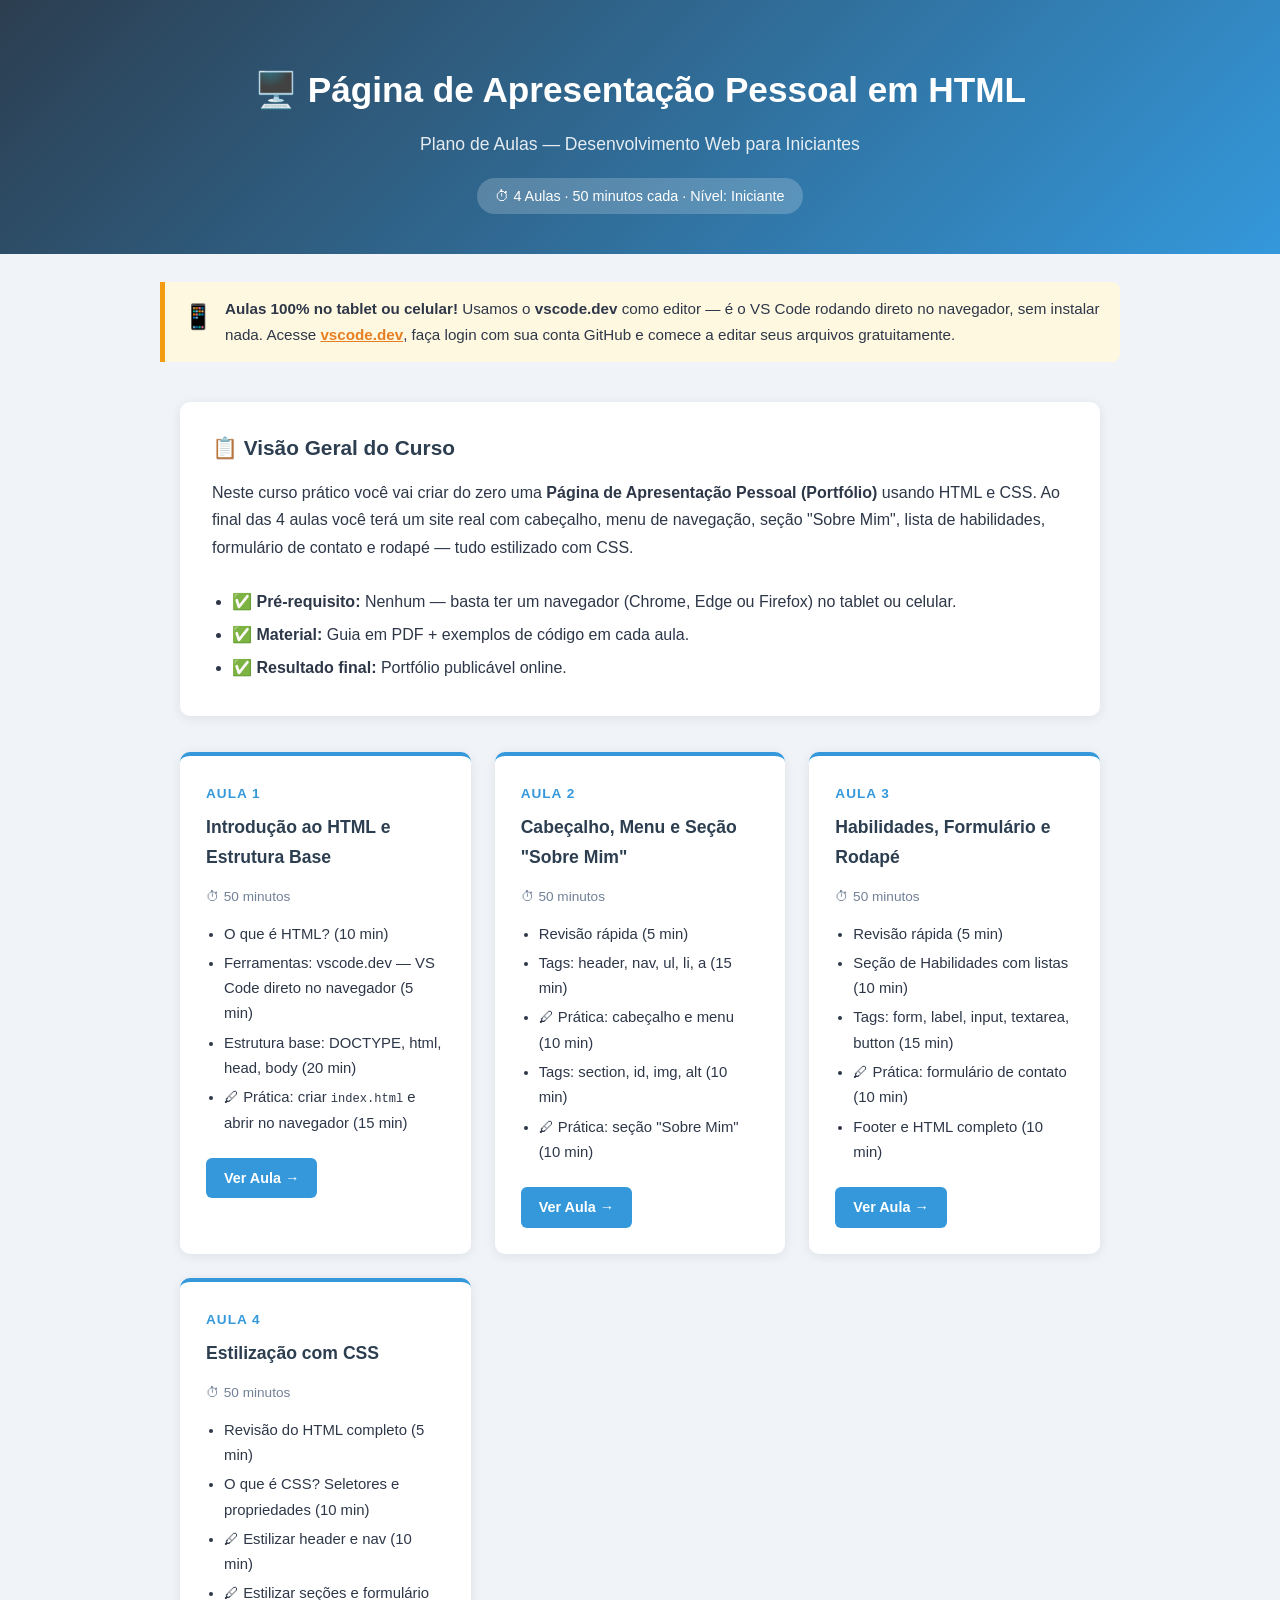
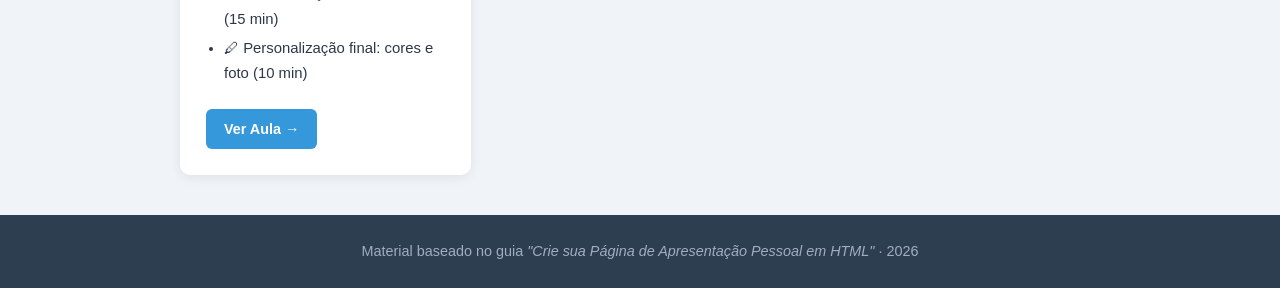
<file: index.html>
<!DOCTYPE html>
<html lang="pt-br">
<head>
  <meta charset="UTF-8" />
  <meta name="viewport" content="width=device-width, initial-scale=1.0" />
  <title>Plano de Aulas — Página de Apresentação Pessoal em HTML</title>
  <style>
    * { margin: 0; padding: 0; box-sizing: border-box; }
    body { font-family: 'Segoe UI', Arial, sans-serif; background: #f0f4f8; color: #2d3748; line-height: 1.7; }

    header {
      background: linear-gradient(135deg, #2c3e50, #3498db);
      color: white;
      text-align: center;
      padding: 60px 20px 40px;
    }
    header h1 { font-size: 2.2em; margin-bottom: 10px; }
    header p  { font-size: 1.1em; opacity: .88; }
    header .badge {
      display: inline-block;
      margin-top: 18px;
      background: rgba(255,255,255,.2);
      padding: 6px 18px;
      border-radius: 20px;
      font-size: .9em;
    }

    main { max-width: 960px; margin: 40px auto; padding: 0 20px; }

    .resumo {
      background: white;
      border-radius: 10px;
      padding: 28px 32px;
      margin-bottom: 36px;
      box-shadow: 0 2px 12px rgba(0,0,0,.08);
    }
    .resumo h2 { color: #2c3e50; margin-bottom: 14px; font-size: 1.3em; }
    .resumo ul { padding-left: 20px; }
    .resumo li { margin-bottom: 6px; }

    .grid { display: grid; grid-template-columns: repeat(auto-fit, minmax(220px, 1fr)); gap: 24px; margin-bottom: 40px; }

    .aula-card {
      background: white;
      border-radius: 10px;
      padding: 26px;
      box-shadow: 0 2px 12px rgba(0,0,0,.08);
      border-top: 4px solid #3498db;
      transition: transform .2s, box-shadow .2s;
    }
    .aula-card:hover { transform: translateY(-4px); box-shadow: 0 8px 24px rgba(0,0,0,.13); }
    .aula-card .numero { font-size: .85em; color: #3498db; font-weight: 700; text-transform: uppercase; letter-spacing: 1px; }
    .aula-card h3 { font-size: 1.1em; margin: 8px 0 12px; color: #2c3e50; }
    .aula-card .tempo { font-size: .85em; color: #718096; margin-bottom: 14px; }
    .aula-card ul { padding-left: 18px; font-size: .93em; }
    .aula-card li { margin-bottom: 4px; }
    .aula-card a.btn {
      display: inline-block;
      margin-top: 18px;
      background: #3498db;
      color: white;
      padding: 8px 18px;
      border-radius: 6px;
      text-decoration: none;
      font-size: .9em;
      font-weight: 600;
    }
    .aula-card a.btn:hover { background: #2980b9; }

    .cores { display: flex; gap: 8px; margin-top: 10px; }
    .cor { width: 14px; height: 14px; border-radius: 50%; }

    footer {
      background: #2c3e50;
      color: #a0aec0;
      text-align: center;
      padding: 24px;
      font-size: .9em;
      margin-top: 20px;
    }

    /* ===== RESPONSIVO: TABLET E CELULAR ===== */
    @media (max-width: 768px) {
      header { padding: 40px 16px 28px; }
      header h1 { font-size: 1.5em; }
      header p  { font-size: 1em; }

      main { margin: 24px auto; padding: 0 14px; }

      .resumo { padding: 20px 18px; }

      .grid { grid-template-columns: 1fr; gap: 16px; }

      .aula-card { padding: 20px 18px; }
      .aula-card h3 { font-size: 1em; }

      .aula-card a.btn { display: block; text-align: center; padding: 12px; font-size: 1em; }
    }

    @media (max-width: 480px) {
      header h1 { font-size: 1.25em; }
      .aula-card ul { font-size: .88em; }
    }

    .banner-editor {
      background: #fff8e1;
      border-left: 5px solid #f39c12;
      border-radius: 0 8px 8px 0;
      padding: 14px 18px;
      margin: 28px 20px 0;
      max-width: 960px;
      margin-left: auto;
      margin-right: auto;
      font-size: .95em;
      display: flex;
      gap: 12px;
      align-items: flex-start;
    }
    .banner-editor .icone { font-size: 1.6em; flex-shrink: 0; }
    .banner-editor a { color: #e67e22; font-weight: 700; }
  </style>
</head>
<body>

<header>
  <h1>🖥️ Página de Apresentação Pessoal em HTML</h1>
  <p>Plano de Aulas — Desenvolvimento Web para Iniciantes</p>
  <div class="badge">⏱ 4 Aulas · 50 minutos cada · Nível: Iniciante</div>
</header>

<div class="banner-editor">
  <span class="icone">📱</span>
  <div>
    <strong>Aulas 100% no tablet ou celular!</strong> Usamos o <strong>vscode.dev</strong> como editor — é o VS Code rodando direto no navegador, sem instalar nada.
    Acesse <a href="https://vscode.dev" target="_blank" rel="noopener">vscode.dev</a>, faça login com sua conta GitHub e comece a editar seus arquivos gratuitamente.
  </div>
</div>

<main>

  <section class="resumo">
    <h2>📋 Visão Geral do Curso</h2>
    <p>Neste curso prático você vai criar do zero uma <strong>Página de Apresentação Pessoal (Portfólio)</strong> usando HTML e CSS. Ao final das 4 aulas você terá um site real com cabeçalho, menu de navegação, seção "Sobre Mim", lista de habilidades, formulário de contato e rodapé — tudo estilizado com CSS.</p>
    <br />
    <ul>
      <li>✅ <strong>Pré-requisito:</strong> Nenhum — basta ter um navegador (Chrome, Edge ou Firefox) no tablet ou celular.</li>
      <li>✅ <strong>Material:</strong> Guia em PDF + exemplos de código em cada aula.</li>
      <li>✅ <strong>Resultado final:</strong> Portfólio publicável online.</li>
    </ul>
  </section>

  <div class="grid">

    <div class="aula-card">
      <div class="numero">Aula 1</div>
      <h3>Introdução ao HTML e Estrutura Base</h3>
      <div class="tempo">⏱ 50 minutos</div>
      <ul>
        <li>O que é HTML? (10 min)</li>
        <li>Ferramentas: vscode.dev — VS Code direto no navegador (5 min)</li>
        <li>Estrutura base: DOCTYPE, html, head, body (20 min)</li>
        <li>🖊 Prática: criar <code>index.html</code> e abrir no navegador (15 min)</li>
      </ul>
      <a class="btn" href="aula1.html">Ver Aula →</a>
    </div>

    <div class="aula-card">
      <div class="numero">Aula 2</div>
      <h3>Cabeçalho, Menu e Seção "Sobre Mim"</h3>
      <div class="tempo">⏱ 50 minutos</div>
      <ul>
        <li>Revisão rápida (5 min)</li>
        <li>Tags: header, nav, ul, li, a (15 min)</li>
        <li>🖊 Prática: cabeçalho e menu (10 min)</li>
        <li>Tags: section, id, img, alt (10 min)</li>
        <li>🖊 Prática: seção "Sobre Mim" (10 min)</li>
      </ul>
      <a class="btn" href="aula2.html">Ver Aula →</a>
    </div>

    <div class="aula-card">
      <div class="numero">Aula 3</div>
      <h3>Habilidades, Formulário e Rodapé</h3>
      <div class="tempo">⏱ 50 minutos</div>
      <ul>
        <li>Revisão rápida (5 min)</li>
        <li>Seção de Habilidades com listas (10 min)</li>
        <li>Tags: form, label, input, textarea, button (15 min)</li>
        <li>🖊 Prática: formulário de contato (10 min)</li>
        <li>Footer e HTML completo (10 min)</li>
      </ul>
      <a class="btn" href="aula3.html">Ver Aula →</a>
    </div>

    <div class="aula-card">
      <div class="numero">Aula 4</div>
      <h3>Estilização com CSS</h3>
      <div class="tempo">⏱ 50 minutos</div>
      <ul>
        <li>Revisão do HTML completo (5 min)</li>
        <li>O que é CSS? Seletores e propriedades (10 min)</li>
        <li>🖊 Estilizar header e nav (10 min)</li>
        <li>🖊 Estilizar seções e formulário (15 min)</li>
        <li>🖊 Personalização final: cores e foto (10 min)</li>
      </ul>
      <a class="btn" href="aula4.html">Ver Aula →</a>
    </div>

  </div>
</main>

<footer>
  <p>Material baseado no guia <em>"Crie sua Página de Apresentação Pessoal em HTML"</em> · 2026</p>
</footer>

</body>
</html>
</file>
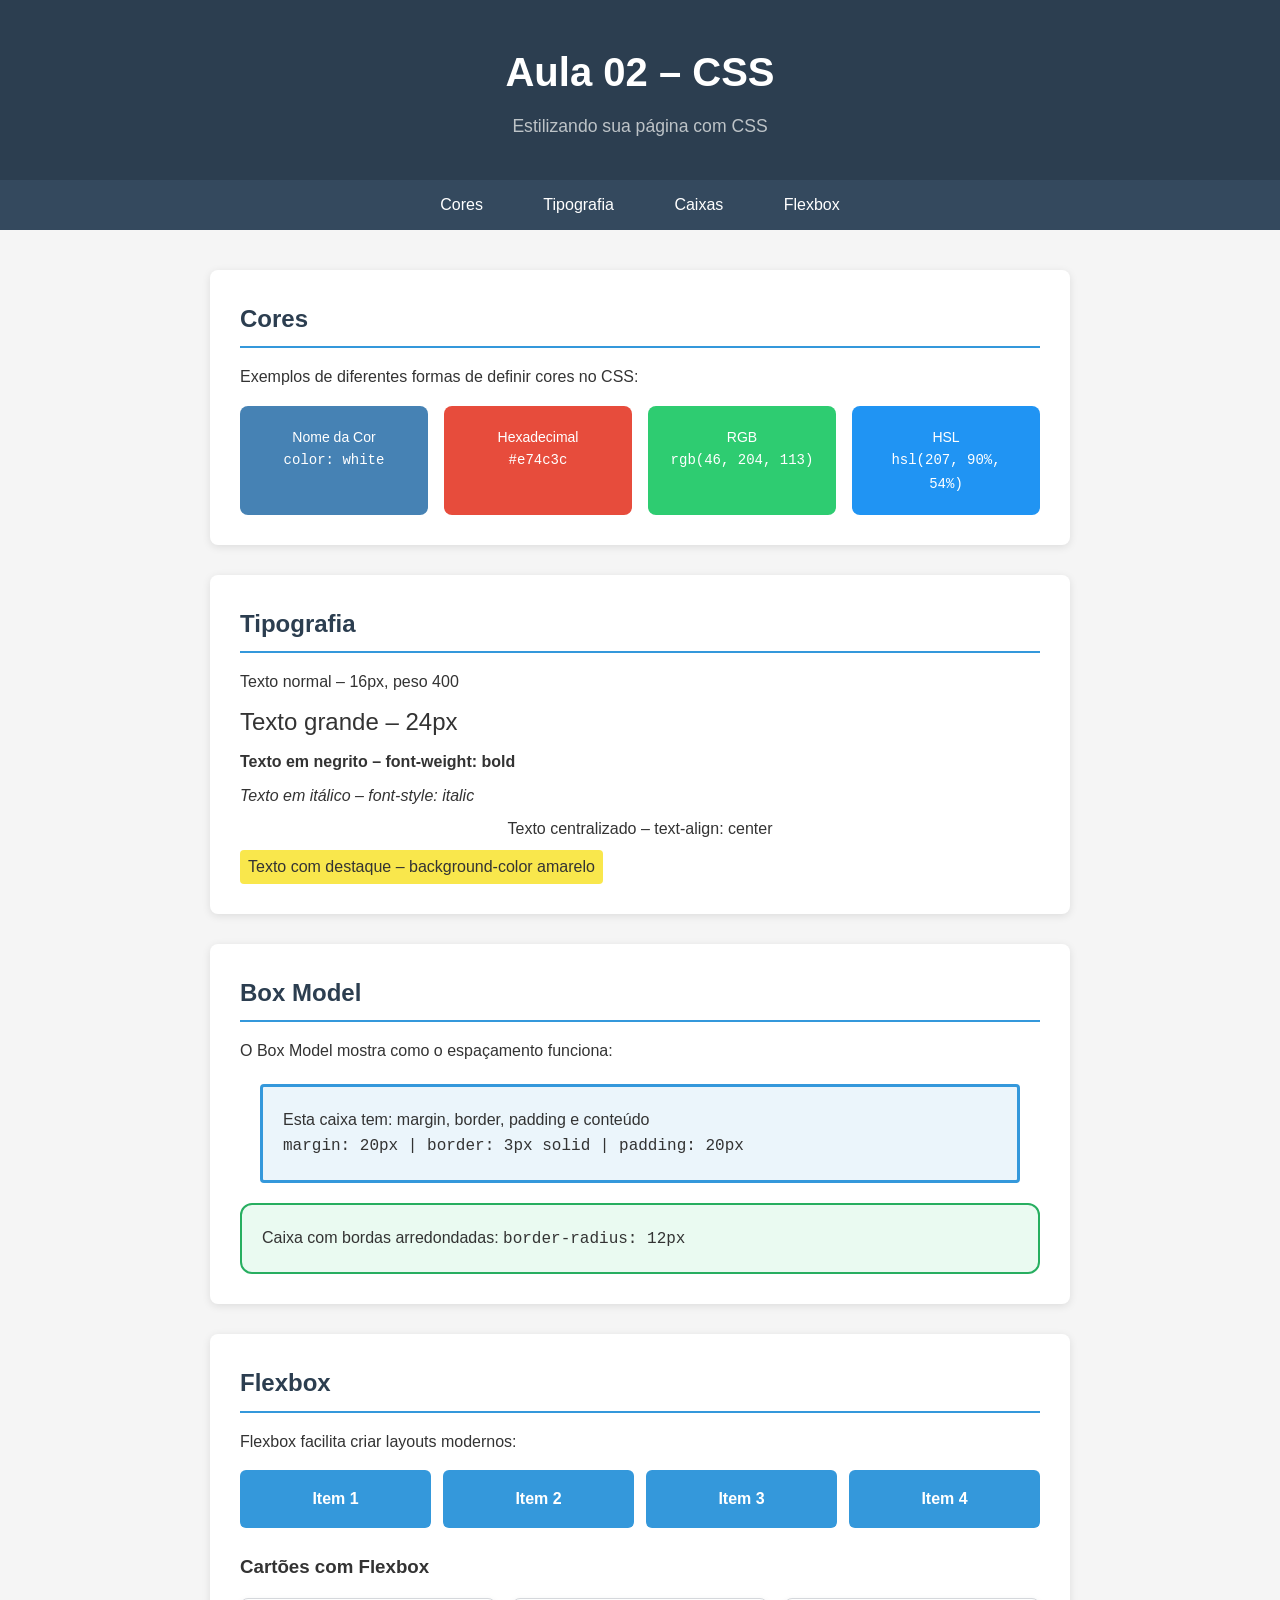
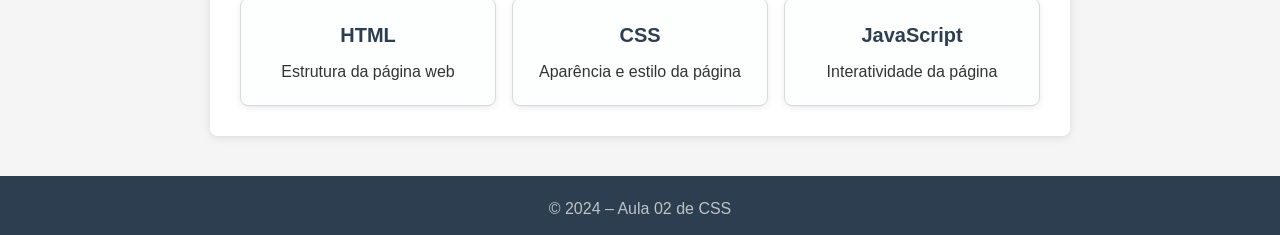
<file: aula_02_css/index.html>
<!DOCTYPE html>
<html lang="pt-BR">
  <head>
    <meta charset="UTF-8" />
    <meta name="viewport" content="width=device-width, initial-scale=1.0" />
    <title>Aula 02 – CSS</title>
    <link rel="stylesheet" href="estilos.css" />
  </head>
  <body>

    <!-- CABEÇALHO -->
    <header class="cabecalho">
      <h1 class="titulo-principal">Aula 02 – CSS</h1>
      <p class="subtitulo">Estilizando sua página com CSS</p>
    </header>

    <!-- NAVEGAÇÃO -->
    <nav class="navegacao">
      <a href="#cores" class="link-nav">Cores</a>
      <a href="#tipografia" class="link-nav">Tipografia</a>
      <a href="#caixas" class="link-nav">Caixas</a>
      <a href="#flexbox" class="link-nav">Flexbox</a>
    </nav>

    <!-- CONTEÚDO PRINCIPAL -->
    <main class="conteudo">

      <!-- SEÇÃO CORES -->
      <section id="cores" class="secao">
        <h2 class="titulo-secao">Cores</h2>
        <p class="texto">Exemplos de diferentes formas de definir cores no CSS:</p>
        <div class="demonstracao-cores">
          <div class="caixa-cor cor-nome">Nome da Cor<br /><code>color: white</code></div>
          <div class="caixa-cor cor-hex">Hexadecimal<br /><code>#e74c3c</code></div>
          <div class="caixa-cor cor-rgb">RGB<br /><code>rgb(46, 204, 113)</code></div>
          <div class="caixa-cor cor-hsl">HSL<br /><code>hsl(207, 90%, 54%)</code></div>
        </div>
      </section>

      <!-- SEÇÃO TIPOGRAFIA -->
      <section id="tipografia" class="secao">
        <h2 class="titulo-secao">Tipografia</h2>
        <p class="texto-normal">Texto normal – 16px, peso 400</p>
        <p class="texto-grande">Texto grande – 24px</p>
        <p class="texto-negrito">Texto em negrito – font-weight: bold</p>
        <p class="texto-italico">Texto em itálico – font-style: italic</p>
        <p class="texto-centralizado">Texto centralizado – text-align: center</p>
        <p class="texto-destaque">Texto com destaque – background-color amarelo</p>
      </section>

      <!-- SEÇÃO CAIXAS (BOX MODEL) -->
      <section id="caixas" class="secao">
        <h2 class="titulo-secao">Box Model</h2>
        <p class="texto">O Box Model mostra como o espaçamento funciona:</p>
        <div class="caixa-modelo">
          <p>Esta caixa tem: margin, border, padding e conteúdo</p>
          <p><code>margin: 20px | border: 3px solid | padding: 20px</code></p>
        </div>
        <div class="caixa-arredondada">
          <p>Caixa com bordas arredondadas: <code>border-radius: 12px</code></p>
        </div>
      </section>

      <!-- SEÇÃO FLEXBOX -->
      <section id="flexbox" class="secao">
        <h2 class="titulo-secao">Flexbox</h2>
        <p class="texto">Flexbox facilita criar layouts modernos:</p>
        <div class="container-flex">
          <div class="item-flex">Item 1</div>
          <div class="item-flex">Item 2</div>
          <div class="item-flex">Item 3</div>
          <div class="item-flex">Item 4</div>
        </div>

        <!-- CARTÕES -->
        <h3>Cartões com Flexbox</h3>
        <div class="container-cartoes">
          <div class="cartao">
            <h4>HTML</h4>
            <p>Estrutura da página web</p>
          </div>
          <div class="cartao">
            <h4>CSS</h4>
            <p>Aparência e estilo da página</p>
          </div>
          <div class="cartao">
            <h4>JavaScript</h4>
            <p>Interatividade da página</p>
          </div>
        </div>
      </section>

    </main>

    <!-- RODAPÉ -->
    <footer class="rodape">
      <p>&copy; 2024 – Aula 02 de CSS</p>
    </footer>

  </body>
</html>
</file>
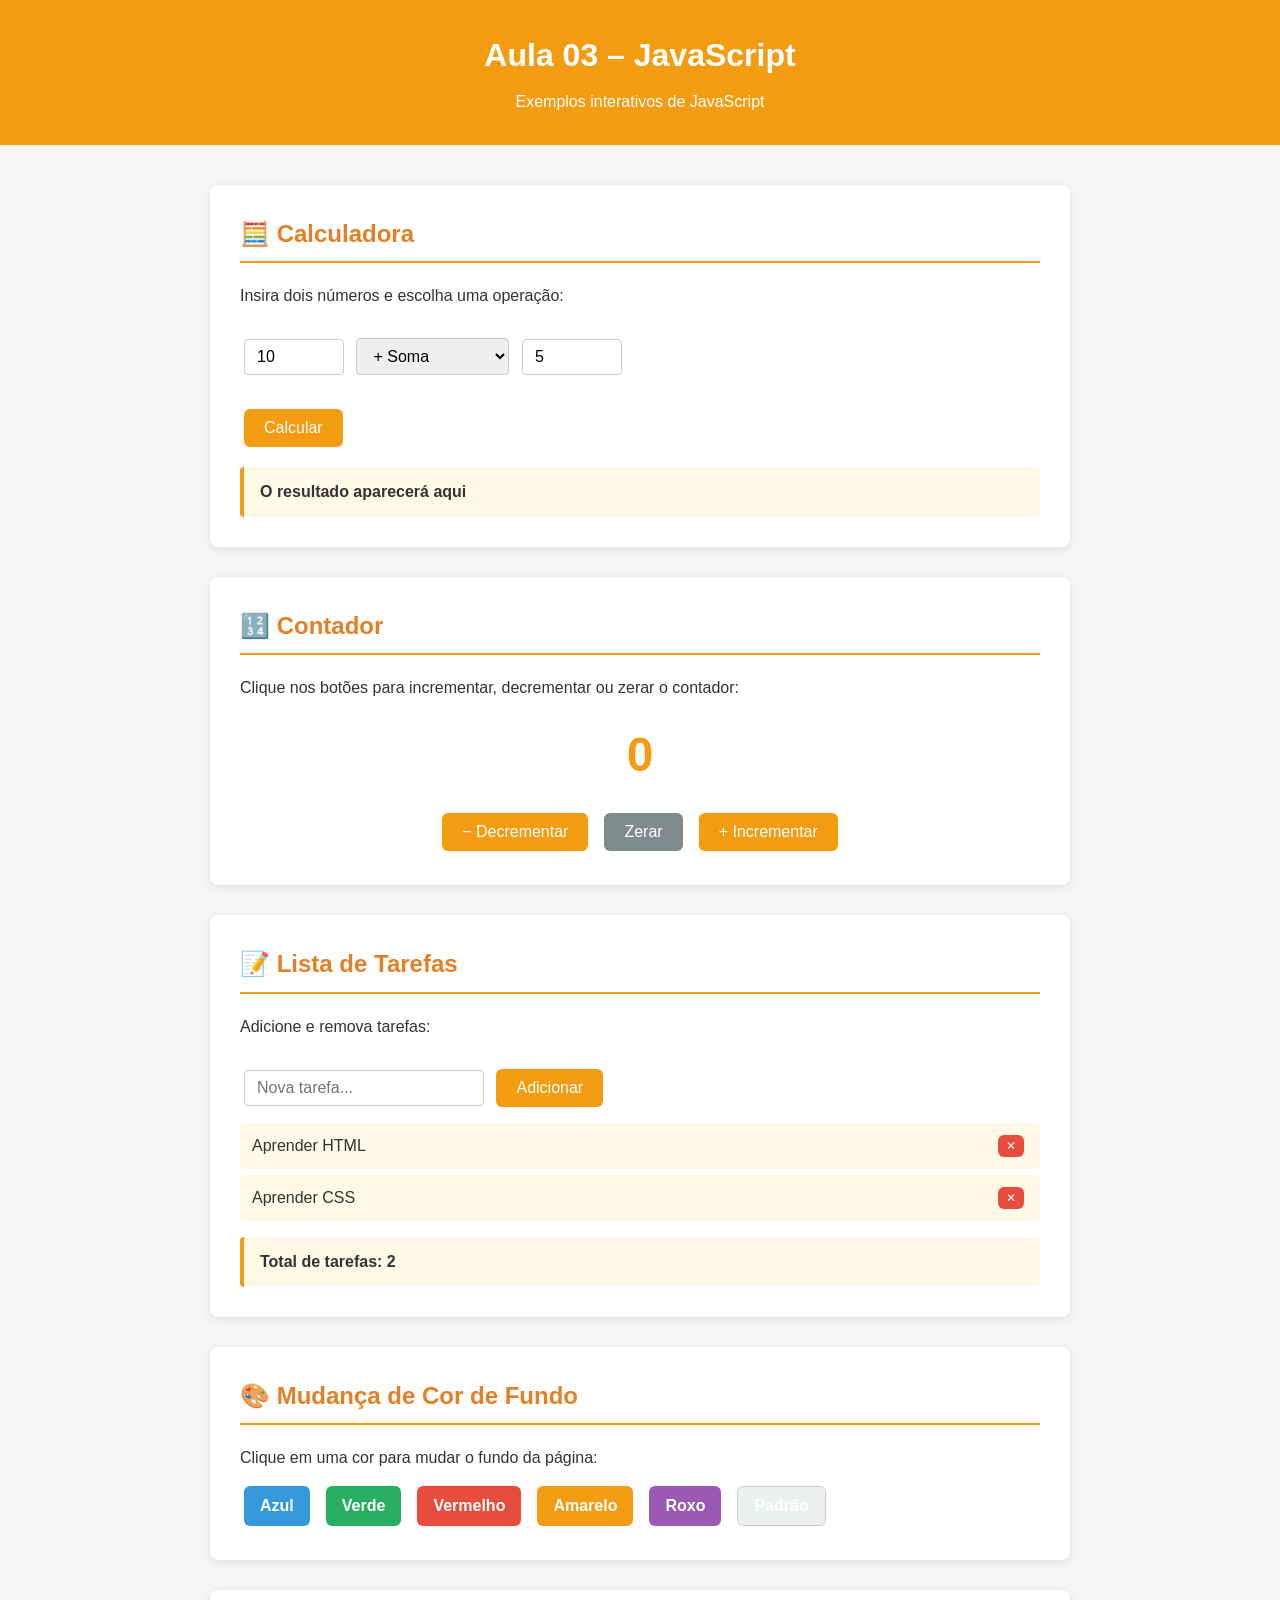
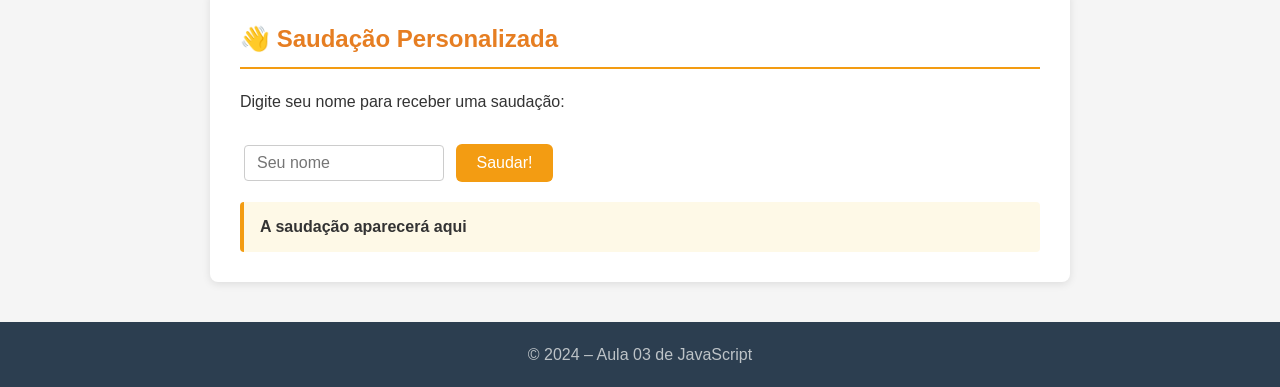
<file: aula_03_javascript/index.html>
<!DOCTYPE html>
<html lang="pt-BR">
  <head>
    <meta charset="UTF-8" />
    <meta name="viewport" content="width=device-width, initial-scale=1.0" />
    <title>Aula 03 – JavaScript</title>
    <style>
      * { box-sizing: border-box; margin: 0; padding: 0; }
      body {
        font-family: Arial, sans-serif;
        background-color: #f5f5f5;
        color: #333;
        line-height: 1.6;
      }
      header {
        background-color: #f39c12;
        color: white;
        padding: 30px 20px;
        text-align: center;
      }
      header h1 { font-size: 2rem; margin-bottom: 8px; }
      main {
        max-width: 900px;
        margin: 40px auto;
        padding: 0 20px;
      }
      .secao {
        background-color: white;
        border-radius: 8px;
        padding: 30px;
        margin-bottom: 30px;
        box-shadow: 0 2px 8px rgba(0,0,0,0.1);
      }
      .secao h2 {
        color: #e67e22;
        border-bottom: 2px solid #f39c12;
        padding-bottom: 8px;
        margin-bottom: 20px;
      }
      button {
        background-color: #f39c12;
        color: white;
        border: none;
        padding: 10px 20px;
        border-radius: 6px;
        cursor: pointer;
        font-size: 1rem;
        margin: 4px;
        transition: background-color 0.2s;
      }
      button:hover { background-color: #e67e22; }
      input[type="number"], input[type="text"] {
        padding: 8px 12px;
        border: 1px solid #ccc;
        border-radius: 4px;
        font-size: 1rem;
        width: 100px;
        margin: 4px;
      }
      select {
        padding: 8px 12px;
        border: 1px solid #ccc;
        border-radius: 4px;
        font-size: 1rem;
        margin: 4px;
      }
      .resultado {
        margin-top: 16px;
        padding: 12px 16px;
        background-color: #fef9e7;
        border-left: 4px solid #f39c12;
        border-radius: 4px;
        font-weight: bold;
        min-height: 44px;
      }
      .contador-numero {
        font-size: 3rem;
        font-weight: bold;
        color: #f39c12;
        display: block;
        text-align: center;
        margin: 16px 0;
      }
      .botoes-contador {
        display: flex;
        justify-content: center;
        gap: 8px;
      }
      #lista-tarefas {
        list-style: none;
        margin: 12px 0;
      }
      #lista-tarefas li {
        padding: 8px 12px;
        background-color: #fef9e7;
        border-radius: 4px;
        margin-bottom: 6px;
        display: flex;
        justify-content: space-between;
        align-items: center;
      }
      #lista-tarefas li .remover {
        background-color: #e74c3c;
        font-size: 0.75rem;
        padding: 4px 8px;
      }
      #lista-tarefas li .remover:hover { background-color: #c0392b; }
      #campo-tarefa { width: 240px; }
      .cores-demo { display: flex; gap: 8px; flex-wrap: wrap; margin-top: 12px; }
      .cor-btn { padding: 10px 16px; border-radius: 6px; font-weight: bold; }
      footer {
        background-color: #2c3e50;
        color: #bdc3c7;
        text-align: center;
        padding: 20px;
        margin-top: 40px;
      }
    </style>
  </head>
  <body>

    <header>
      <h1>Aula 03 – JavaScript</h1>
      <p>Exemplos interativos de JavaScript</p>
    </header>

    <main>

      <!-- EXEMPLO 1: CALCULADORA -->
      <section class="secao">
        <h2>🧮 Calculadora</h2>
        <p>Insira dois números e escolha uma operação:</p>
        <br />
        <input type="number" id="num1" placeholder="Número 1" value="10" />
        <select id="operacao">
          <option value="soma">+ Soma</option>
          <option value="subtracao">− Subtração</option>
          <option value="multiplicacao">× Multiplicação</option>
          <option value="divisao">÷ Divisão</option>
        </select>
        <input type="number" id="num2" placeholder="Número 2" value="5" />
        <br /><br />
        <button onclick="calcular()">Calcular</button>
        <div class="resultado" id="resultado-calc">O resultado aparecerá aqui</div>
      </section>

      <!-- EXEMPLO 2: CONTADOR -->
      <section class="secao">
        <h2>🔢 Contador</h2>
        <p>Clique nos botões para incrementar, decrementar ou zerar o contador:</p>
        <span class="contador-numero" id="numero-contador">0</span>
        <div class="botoes-contador">
          <button onclick="decrementar()">− Decrementar</button>
          <button onclick="zerar()" style="background-color:#7f8c8d;">Zerar</button>
          <button onclick="incrementar()">+ Incrementar</button>
        </div>
      </section>

      <!-- EXEMPLO 3: LISTA DE TAREFAS -->
      <section class="secao">
        <h2>📝 Lista de Tarefas</h2>
        <p>Adicione e remova tarefas:</p>
        <br />
        <input type="text" id="campo-tarefa" placeholder="Nova tarefa..." />
        <button onclick="adicionarTarefa()">Adicionar</button>
        <ul id="lista-tarefas">
          <li>
            <span>Aprender HTML</span>
            <button class="remover" onclick="removerTarefa(this)">✕</button>
          </li>
          <li>
            <span>Aprender CSS</span>
            <button class="remover" onclick="removerTarefa(this)">✕</button>
          </li>
        </ul>
        <div class="resultado" id="total-tarefas">Total de tarefas: 2</div>
      </section>

      <!-- EXEMPLO 4: MUDANÇA DE COR -->
      <section class="secao">
        <h2>🎨 Mudança de Cor de Fundo</h2>
        <p>Clique em uma cor para mudar o fundo da página:</p>
        <div class="cores-demo">
          <button class="cor-btn" style="background:#3498db;" onclick="mudarCor('#ebf5fb')">Azul</button>
          <button class="cor-btn" style="background:#27ae60; color:white;" onclick="mudarCor('#eafaf1')">Verde</button>
          <button class="cor-btn" style="background:#e74c3c; color:white;" onclick="mudarCor('#fdedec')">Vermelho</button>
          <button class="cor-btn" style="background:#f39c12; color:white;" onclick="mudarCor('#fef9e7')">Amarelo</button>
          <button class="cor-btn" style="background:#9b59b6; color:white;" onclick="mudarCor('#f5eef8')">Roxo</button>
          <button class="cor-btn" style="background:#ecf0f1; border:1px solid #ccc;" onclick="mudarCor('#f5f5f5')">Padrão</button>
        </div>
      </section>

      <!-- EXEMPLO 5: MENSAGEM PERSONALIZADA -->
      <section class="secao">
        <h2>👋 Saudação Personalizada</h2>
        <p>Digite seu nome para receber uma saudação:</p>
        <br />
        <input type="text" id="campo-nome" placeholder="Seu nome" style="width:200px;" />
        <button onclick="saudar()">Saudar!</button>
        <div class="resultado" id="resultado-saudacao">A saudação aparecerá aqui</div>
      </section>

    </main>

    <footer>
      <p>&copy; 2024 – Aula 03 de JavaScript</p>
    </footer>

    <script src="script.js"></script>
  </body>
</html>
</file>
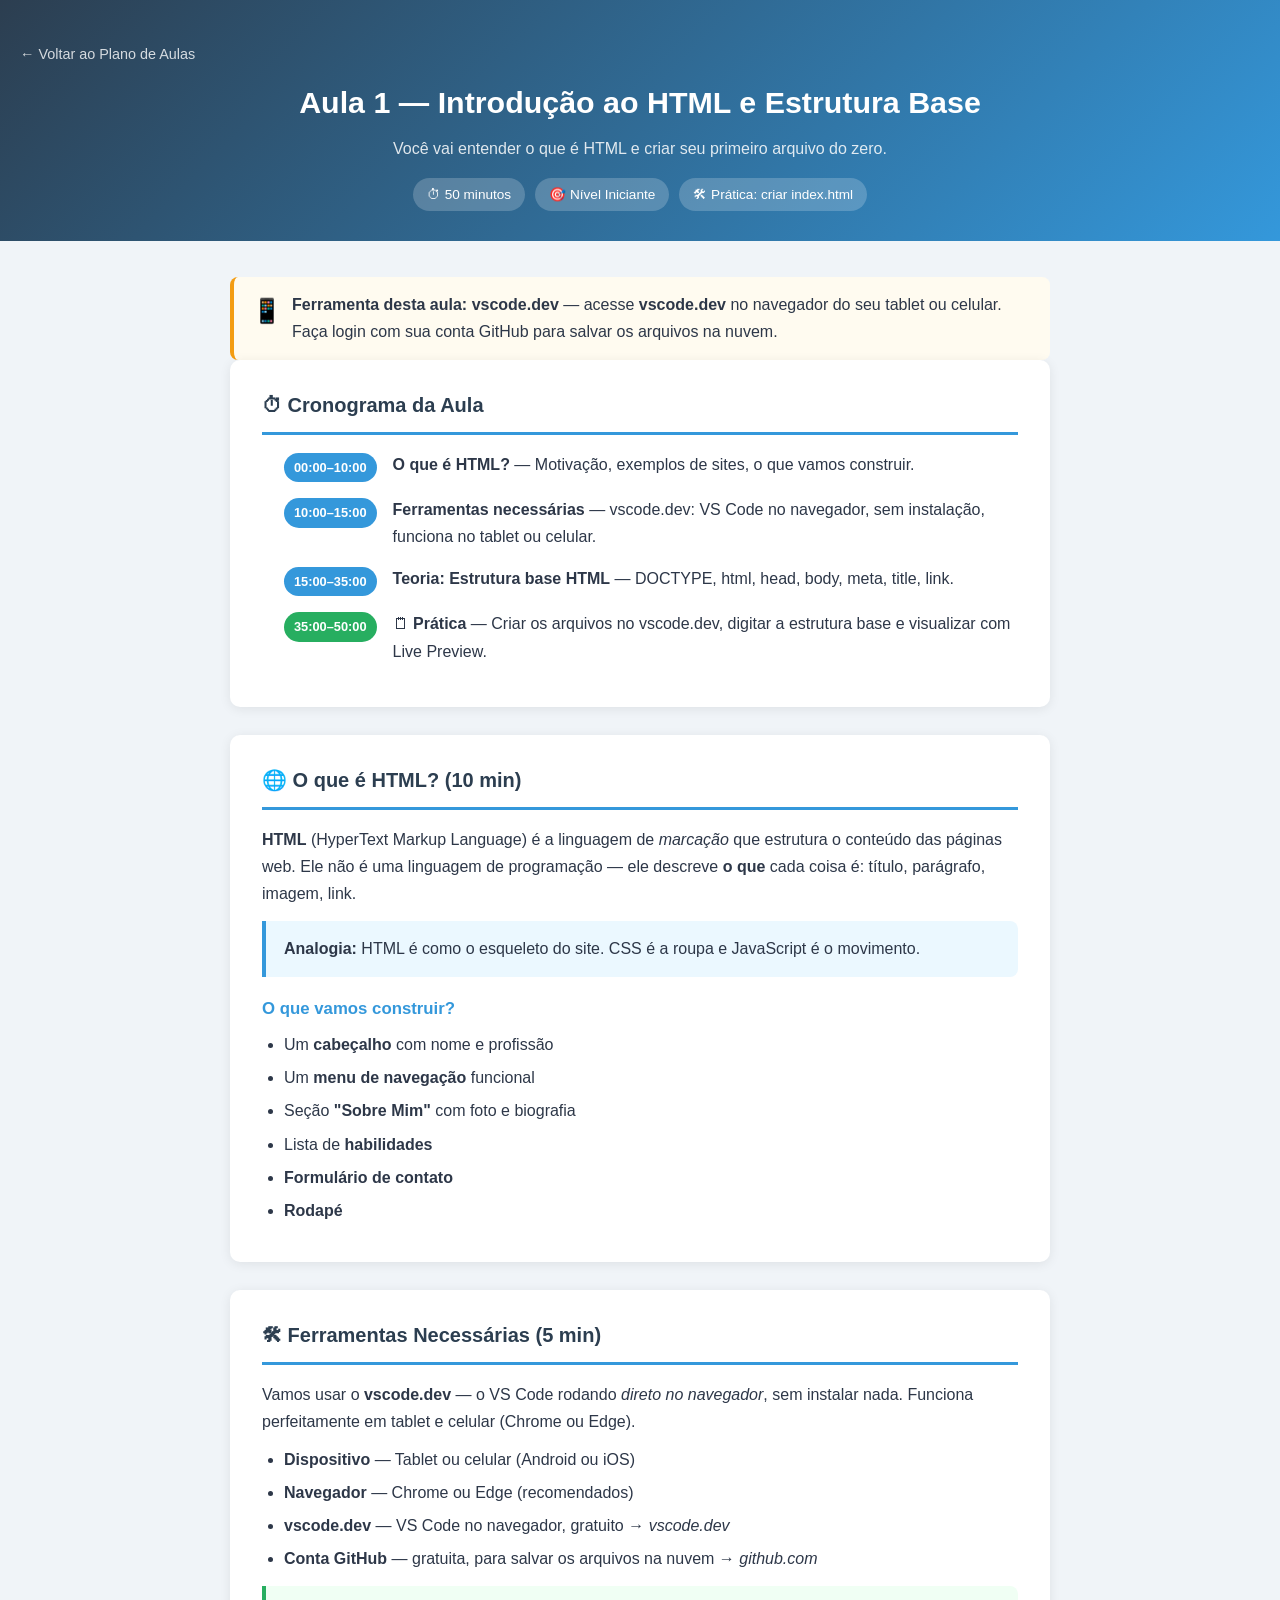
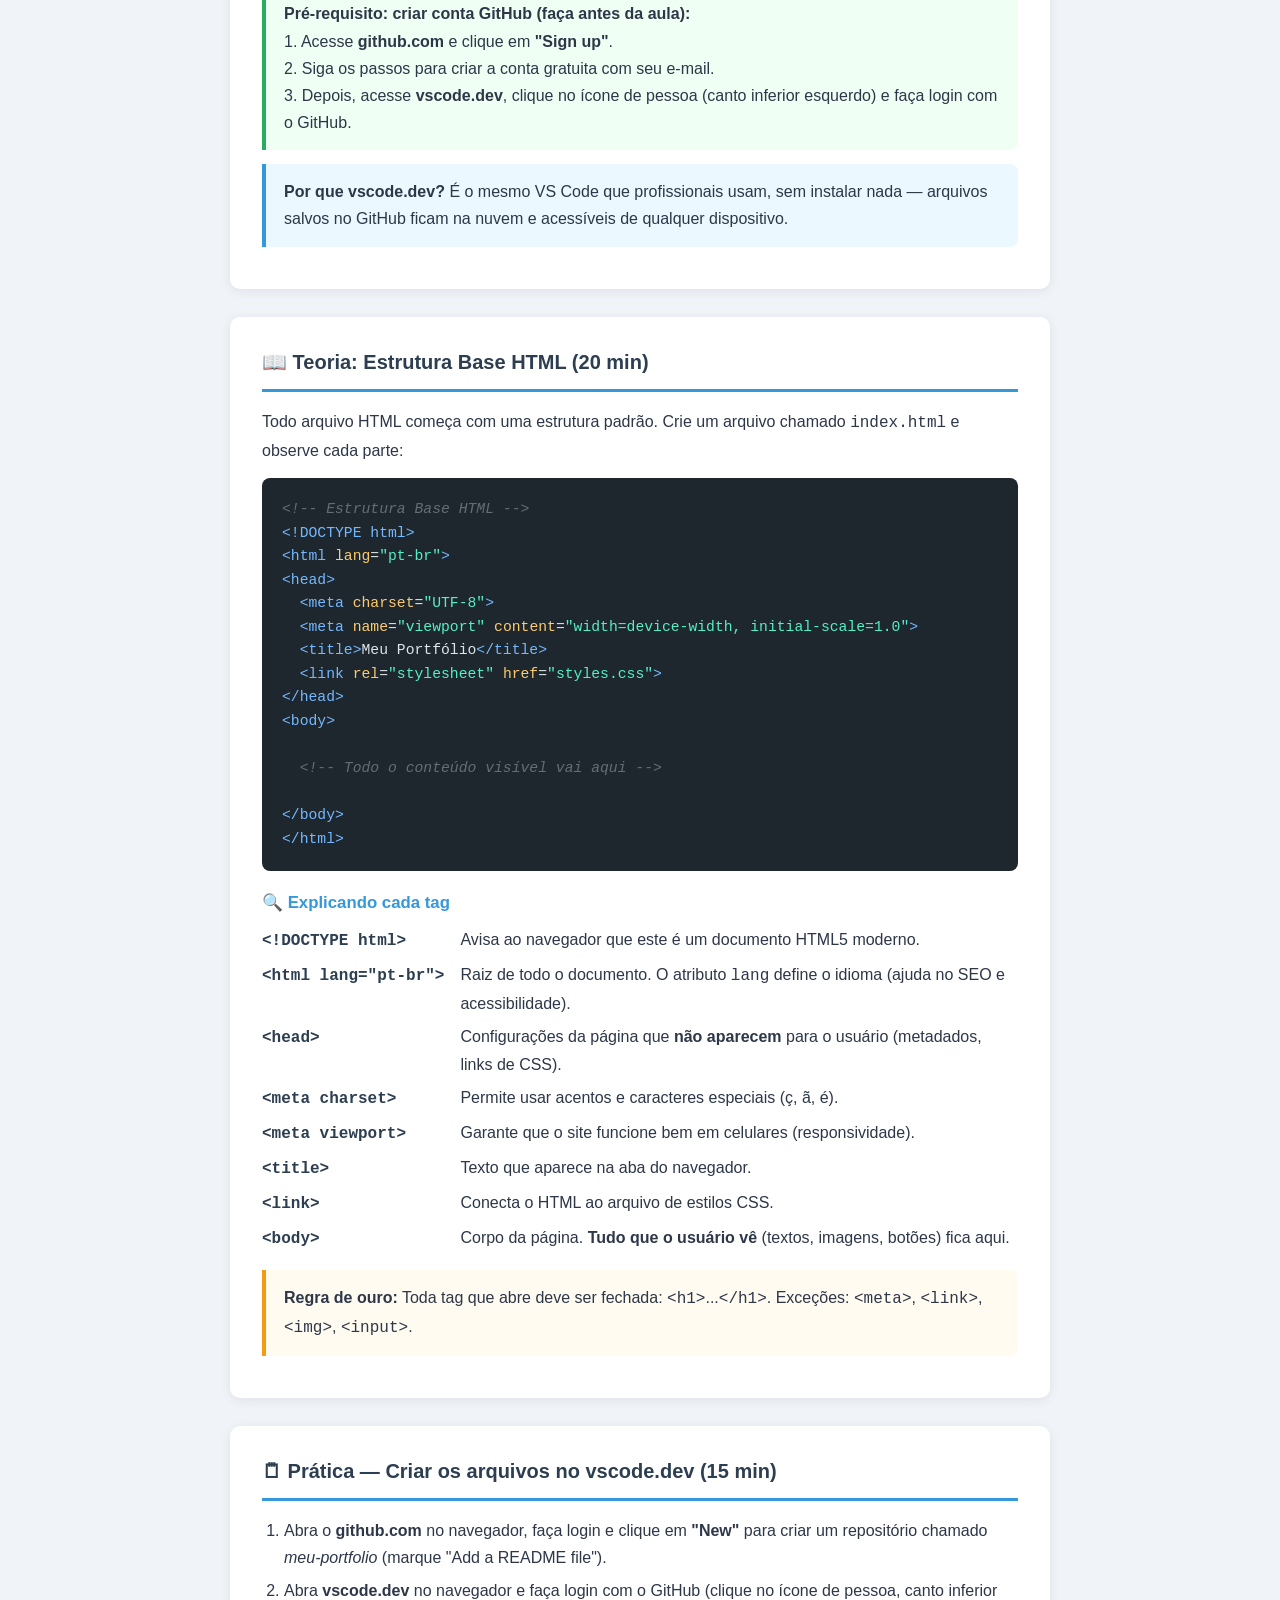
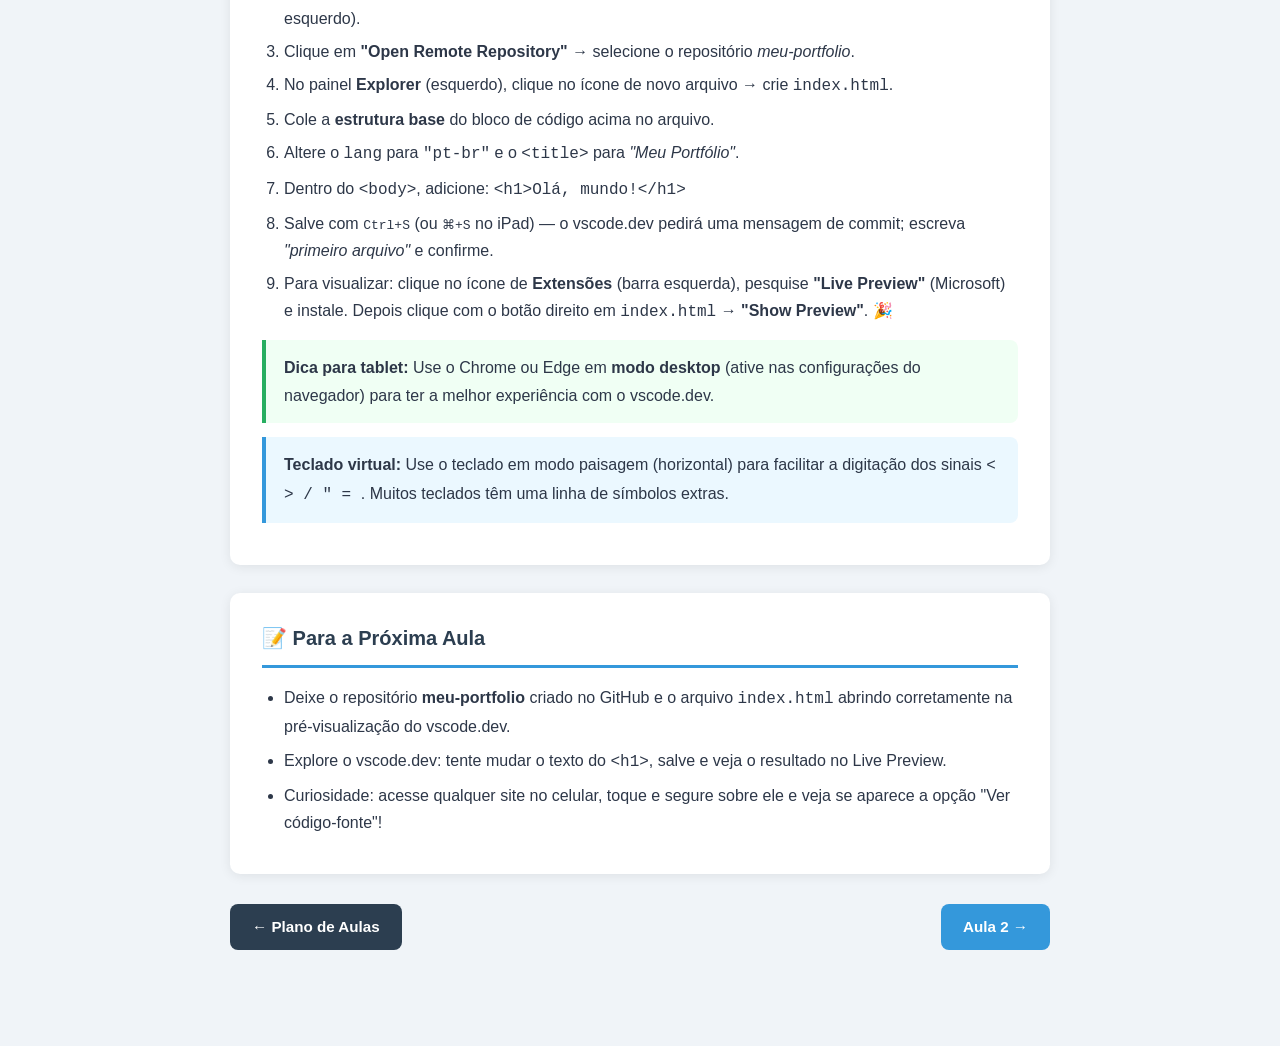
<file: aula1.html>
<!DOCTYPE html>
<html lang="pt-br">
<head>
  <meta charset="UTF-8" />
  <meta name="viewport" content="width=device-width, initial-scale=1.0" />
  <title>Aula 1 — Introdução ao HTML e Estrutura Base</title>
  <style>
    * { margin: 0; padding: 0; box-sizing: border-box; }
    body { font-family: 'Segoe UI', Arial, sans-serif; background: #f0f4f8; color: #2d3748; line-height: 1.7; }

    header {
      background: linear-gradient(135deg, #2c3e50, #3498db);
      color: white;
      padding: 40px 20px 30px;
      text-align: center;
    }
    header .nav-back { text-align: left; margin-bottom: 10px; }
    header .nav-back a { color: rgba(255,255,255,.8); text-decoration: none; font-size: .9em; }
    header .nav-back a:hover { color: white; }
    header h1 { font-size: 1.9em; margin-bottom: 6px; }
    header p  { opacity: .85; }
    header .badges { margin-top: 16px; display: flex; gap: 10px; justify-content: center; flex-wrap: wrap; }
    header .badge {
      background: rgba(255,255,255,.2);
      padding: 5px 14px;
      border-radius: 20px;
      font-size: .85em;
    }

    main { max-width: 860px; margin: 36px auto; padding: 0 20px 60px; }

    .card {
      background: white;
      border-radius: 10px;
      padding: 28px 32px;
      margin-bottom: 28px;
      box-shadow: 0 2px 12px rgba(0,0,0,.08);
    }
    .card h2 { color: #2c3e50; margin-bottom: 16px; font-size: 1.25em; padding-bottom: 10px; border-bottom: 3px solid #3498db; }
    .card h3 { color: #3498db; margin: 18px 0 8px; font-size: 1.05em; }
    .card p  { margin-bottom: 10px; }
    .card ul, .card ol { padding-left: 22px; margin-bottom: 10px; }
    .card li { margin-bottom: 6px; }

    .timeline { list-style: none; padding: 0; }
    .timeline li {
      display: flex;
      gap: 16px;
      margin-bottom: 14px;
      align-items: flex-start;
    }
    .timeline .tempo {
      flex-shrink: 0;
      background: #3498db;
      color: white;
      font-size: .8em;
      font-weight: 700;
      padding: 4px 10px;
      border-radius: 20px;
      min-width: 76px;
      text-align: center;
      margin-top: 2px;
    }
    .timeline .tempo.pratica { background: #27ae60; }

    pre {
      background: #1e272e;
      color: #dfe6e9;
      border-radius: 8px;
      padding: 20px;
      overflow-x: auto;
      font-size: .92em;
      margin: 14px 0;
      line-height: 1.6;
    }
    code { font-family: 'Courier New', monospace; }
    pre code { color: #dfe6e9; }

    .tag   { color: #74b9ff; }
    .attr  { color: #fdcb6e; }
    .value { color: #55efc4; }
    .comment { color: #636e72; font-style: italic; }

    .callout {
      border-left: 4px solid #3498db;
      background: #ebf8ff;
      padding: 14px 18px;
      border-radius: 0 8px 8px 0;
      margin: 14px 0;
    }
    .callout.verde { border-color: #27ae60; background: #f0fff4; }
    .callout.amarelo { border-color: #f39c12; background: #fffbf0; }

    .glossario { display: grid; grid-template-columns: auto 1fr; gap: 6px 16px; }
    .glossario .termo { font-weight: 700; color: #2c3e50; white-space: nowrap; }

    .nav-aulas {
      display: flex;
      justify-content: space-between;
      margin-top: 30px;
      flex-wrap: wrap;
      gap: 12px;
    }
    .nav-aulas a {
      background: #2c3e50;
      color: white;
      text-decoration: none;
      padding: 10px 22px;
      border-radius: 8px;
      font-weight: 600;
      font-size: .95em;
    }
    .nav-aulas a:hover { background: #3498db; }
    .nav-aulas a.proximo { background: #3498db; }
    .nav-aulas a.proximo:hover { background: #2980b9; }

    /* ===== RESPONSIVO: TABLET E CELULAR ===== */
    @media (max-width: 768px) {
      header { padding: 30px 16px 22px; }
      header h1 { font-size: 1.4em; }
      header p  { font-size: .95em; }
      header .badges { gap: 6px; }
      header .badge { font-size: .8em; padding: 4px 10px; }

      main { margin: 20px auto; padding: 0 14px 40px; }

      .card { padding: 20px 18px; }
      .card h2 { font-size: 1.1em; }

      .timeline li { flex-direction: column; gap: 6px; }
      .timeline .tempo { min-width: auto; align-self: flex-start; }

      pre { font-size: .82em; padding: 14px; }

      .glossario { grid-template-columns: 1fr; }
      .glossario .termo { margin-top: 8px; }

      .nav-aulas a { flex: 1; text-align: center; padding: 12px 10px; font-size: .9em; }
    }

    @media (max-width: 480px) {
      header h1 { font-size: 1.15em; }
      .card h2 { font-size: 1em; }
      pre { font-size: .75em; }
    }
  </style>
</head>
<body>

<header>
  <div class="nav-back"><a href="index.html">← Voltar ao Plano de Aulas</a></div>
  <h1>Aula 1 — Introdução ao HTML e Estrutura Base</h1>
  <p>Você vai entender o que é HTML e criar seu primeiro arquivo do zero.</p>
  <div class="badges">
    <span class="badge">⏱ 50 minutos</span>
    <span class="badge">🎯 Nível Iniciante</span>
    <span class="badge">🛠 Prática: criar index.html</span>
  </div>
</header>

<main>

  <div class="callout amarelo" style="margin: 24px 0 0; border-radius: 8px; display:flex; gap:10px; align-items:flex-start;">
    <span style="font-size:1.5em; flex-shrink:0">📱</span>
    <div><strong>Ferramenta desta aula: vscode.dev</strong> — acesse <strong>vscode.dev</strong> no navegador do seu tablet ou celular. Faça login com sua conta GitHub para salvar os arquivos na nuvem.</div>
  </div>

  <!-- CRONOGRAMA -->
  <div class="card">
    <h2>⏱ Cronograma da Aula</h2>
    <ul class="timeline">
      <li>
        <span class="tempo">00:00–10:00</span>
        <div><strong>O que é HTML?</strong> — Motivação, exemplos de sites, o que vamos construir.</div>
      </li>
      <li>
        <span class="tempo">10:00–15:00</span>
        <div><strong>Ferramentas necessárias</strong> — vscode.dev: VS Code no navegador, sem instalação, funciona no tablet ou celular.</div>
      </li>
      <li>
        <span class="tempo">15:00–35:00</span>
        <div><strong>Teoria: Estrutura base HTML</strong> — DOCTYPE, html, head, body, meta, title, link.</div>
      </li>
      <li>
        <span class="tempo pratica">35:00–50:00</span>
        <div>🗒 <strong>Prática</strong> — Criar os arquivos no vscode.dev, digitar a estrutura base e visualizar com Live Preview.</div>
      </li>
    </ul>
  </div>

  <!-- O QUE É HTML -->
  <div class="card">
    <h2>🌐 O que é HTML? (10 min)</h2>
    <p><strong>HTML</strong> (HyperText Markup Language) é a linguagem de <em>marcação</em> que estrutura o conteúdo das páginas web. Ele não é uma linguagem de programação — ele descreve <strong>o que</strong> cada coisa é: título, parágrafo, imagem, link.</p>
    <div class="callout">
      <strong>Analogia:</strong> HTML é como o esqueleto do site. CSS é a roupa e JavaScript é o movimento.
    </div>
    <h3>O que vamos construir?</h3>
    <ul>
      <li>Um <strong>cabeçalho</strong> com nome e profissão</li>
      <li>Um <strong>menu de navegação</strong> funcional</li>
      <li>Seção <strong>"Sobre Mim"</strong> com foto e biografia</li>
      <li>Lista de <strong>habilidades</strong></li>
      <li><strong>Formulário de contato</strong></li>
      <li><strong>Rodapé</strong></li>
    </ul>
  </div>

  <!-- FERRAMENTAS -->
  <div class="card">
    <h2>🛠 Ferramentas Necessárias (5 min)</h2>
    <p>Vamos usar o <strong>vscode.dev</strong> — o VS Code rodando <em>direto no navegador</em>, sem instalar nada. Funciona perfeitamente em tablet e celular (Chrome ou Edge).</p>
    <ul>
      <li><strong>Dispositivo</strong> — Tablet ou celular (Android ou iOS)</li>
      <li><strong>Navegador</strong> — Chrome ou Edge (recomendados)</li>
      <li><strong>vscode.dev</strong> — VS Code no navegador, gratuito → <em>vscode.dev</em></li>
      <li><strong>Conta GitHub</strong> — gratuita, para salvar os arquivos na nuvem → <em>github.com</em></li>
    </ul>
    <div class="callout verde">
      <strong>Pré-requisito: criar conta GitHub (faça antes da aula):</strong><br>
      1. Acesse <strong>github.com</strong> e clique em <strong>"Sign up"</strong>.<br>
      2. Siga os passos para criar a conta gratuita com seu e-mail.<br>
      3. Depois, acesse <strong>vscode.dev</strong>, clique no ícone de pessoa (canto inferior esquerdo) e faça login com o GitHub.
    </div>
    <div class="callout">
      <strong>Por que vscode.dev?</strong> É o mesmo VS Code que profissionais usam, sem instalar nada — arquivos salvos no GitHub ficam na nuvem e acessíveis de qualquer dispositivo.
    </div>
  </div>

  <!-- TEORIA -->
  <div class="card">
    <h2>📖 Teoria: Estrutura Base HTML (20 min)</h2>
    <p>Todo arquivo HTML começa com uma estrutura padrão. Crie um arquivo chamado <code>index.html</code> e observe cada parte:</p>

    <pre><code><span class="comment">&lt;!-- Estrutura Base HTML --&gt;</span>
<span class="tag">&lt;!DOCTYPE html&gt;</span>
<span class="tag">&lt;html</span> <span class="attr">lang</span>=<span class="value">"pt-br"</span><span class="tag">&gt;</span>
<span class="tag">&lt;head&gt;</span>
  <span class="tag">&lt;meta</span> <span class="attr">charset</span>=<span class="value">"UTF-8"</span><span class="tag">&gt;</span>
  <span class="tag">&lt;meta</span> <span class="attr">name</span>=<span class="value">"viewport"</span> <span class="attr">content</span>=<span class="value">"width=device-width, initial-scale=1.0"</span><span class="tag">&gt;</span>
  <span class="tag">&lt;title&gt;</span>Meu Portfólio<span class="tag">&lt;/title&gt;</span>
  <span class="tag">&lt;link</span> <span class="attr">rel</span>=<span class="value">"stylesheet"</span> <span class="attr">href</span>=<span class="value">"styles.css"</span><span class="tag">&gt;</span>
<span class="tag">&lt;/head&gt;</span>
<span class="tag">&lt;body&gt;</span>

  <span class="comment">&lt;!-- Todo o conteúdo visível vai aqui --&gt;</span>

<span class="tag">&lt;/body&gt;</span>
<span class="tag">&lt;/html&gt;</span></code></pre>

    <h3>🔍 Explicando cada tag</h3>
    <div class="glossario">
      <span class="termo"><code>&lt;!DOCTYPE html&gt;</code></span>
      <span>Avisa ao navegador que este é um documento HTML5 moderno.</span>

      <span class="termo"><code>&lt;html lang="pt-br"&gt;</code></span>
      <span>Raiz de todo o documento. O atributo <code>lang</code> define o idioma (ajuda no SEO e acessibilidade).</span>

      <span class="termo"><code>&lt;head&gt;</code></span>
      <span>Configurações da página que <strong>não aparecem</strong> para o usuário (metadados, links de CSS).</span>

      <span class="termo"><code>&lt;meta charset&gt;</code></span>
      <span>Permite usar acentos e caracteres especiais (ç, ã, é).</span>

      <span class="termo"><code>&lt;meta viewport&gt;</code></span>
      <span>Garante que o site funcione bem em celulares (responsividade).</span>

      <span class="termo"><code>&lt;title&gt;</code></span>
      <span>Texto que aparece na aba do navegador.</span>

      <span class="termo"><code>&lt;link&gt;</code></span>
      <span>Conecta o HTML ao arquivo de estilos CSS.</span>

      <span class="termo"><code>&lt;body&gt;</code></span>
      <span>Corpo da página. <strong>Tudo que o usuário vê</strong> (textos, imagens, botões) fica aqui.</span>
    </div>

    <div class="callout amarelo" style="margin-top:16px">
      <strong>Regra de ouro:</strong> Toda tag que abre deve ser fechada: <code>&lt;h1&gt;</code>...<code>&lt;/h1&gt;</code>. Exceções: <code>&lt;meta&gt;</code>, <code>&lt;link&gt;</code>, <code>&lt;img&gt;</code>, <code>&lt;input&gt;</code>.
    </div>
  </div>

  <!-- PRÁTICA -->
  <div class="card">
    <h2>🗒 Prática — Criar os arquivos no vscode.dev (15 min)</h2>
    <ol>
      <li>Abra o <strong>github.com</strong> no navegador, faça login e clique em <strong>"New"</strong> para criar um repositório chamado <em>meu-portfolio</em> (marque "Add a README file").</li>
      <li>Abra <strong>vscode.dev</strong> no navegador e faça login com o GitHub (clique no ícone de pessoa, canto inferior esquerdo).</li>
      <li>Clique em <strong>"Open Remote Repository"</strong> → selecione o repositório <em>meu-portfolio</em>.</li>
      <li>No painel <strong>Explorer</strong> (esquerdo), clique no ícone de novo arquivo → crie <code>index.html</code>.</li>
      <li>Cole a <strong>estrutura base</strong> do bloco de código acima no arquivo.</li>
      <li>Altere o <code>lang</code> para <code>"pt-br"</code> e o <code>&lt;title&gt;</code> para <em>"Meu Portfólio"</em>.</li>
      <li>Dentro do <code>&lt;body&gt;</code>, adicione: <code>&lt;h1&gt;Olá, mundo!&lt;/h1&gt;</code></li>
      <li>Salve com <kbd>Ctrl+S</kbd> (ou <kbd>⌘+S</kbd> no iPad) — o vscode.dev pedirá uma mensagem de commit; escreva <em>"primeiro arquivo"</em> e confirme.</li>
      <li>Para visualizar: clique no ícone de <strong>Extensões</strong> (barra esquerda), pesquise <strong>"Live Preview"</strong> (Microsoft) e instale. Depois clique com o botão direito em <code>index.html</code> → <strong>"Show Preview"</strong>. 🎉</li>
    </ol>
    <div class="callout verde">
      <strong>Dica para tablet:</strong> Use o Chrome ou Edge em <strong>modo desktop</strong> (ative nas configurações do navegador) para ter a melhor experiência com o vscode.dev.
    </div>
    <div class="callout">
      <strong>Teclado virtual:</strong> Use o teclado em modo paisagem (horizontal) para facilitar a digitação dos sinais <code>&lt; &gt; / " = </code>. Muitos teclados têm uma linha de símbolos extras.
    </div>
  </div>

  <!-- TAREFA DE CASA -->
  <div class="card">
    <h2>📝 Para a Próxima Aula</h2>
    <ul>
      <li>Deixe o repositório <strong>meu-portfolio</strong> criado no GitHub e o arquivo <code>index.html</code> abrindo corretamente na pré-visualização do vscode.dev.</li>
      <li>Explore o vscode.dev: tente mudar o texto do <code>&lt;h1&gt;</code>, salve e veja o resultado no Live Preview.</li>
      <li>Curiosidade: acesse qualquer site no celular, toque e segure sobre ele e veja se aparece a opção "Ver código-fonte"!</li>
    </ul>
  </div>

  <div class="nav-aulas">
    <a href="index.html">← Plano de Aulas</a>
    <a class="proximo" href="aula2.html">Aula 2 →</a>
  </div>

</main>
</body>
</html>
</file>
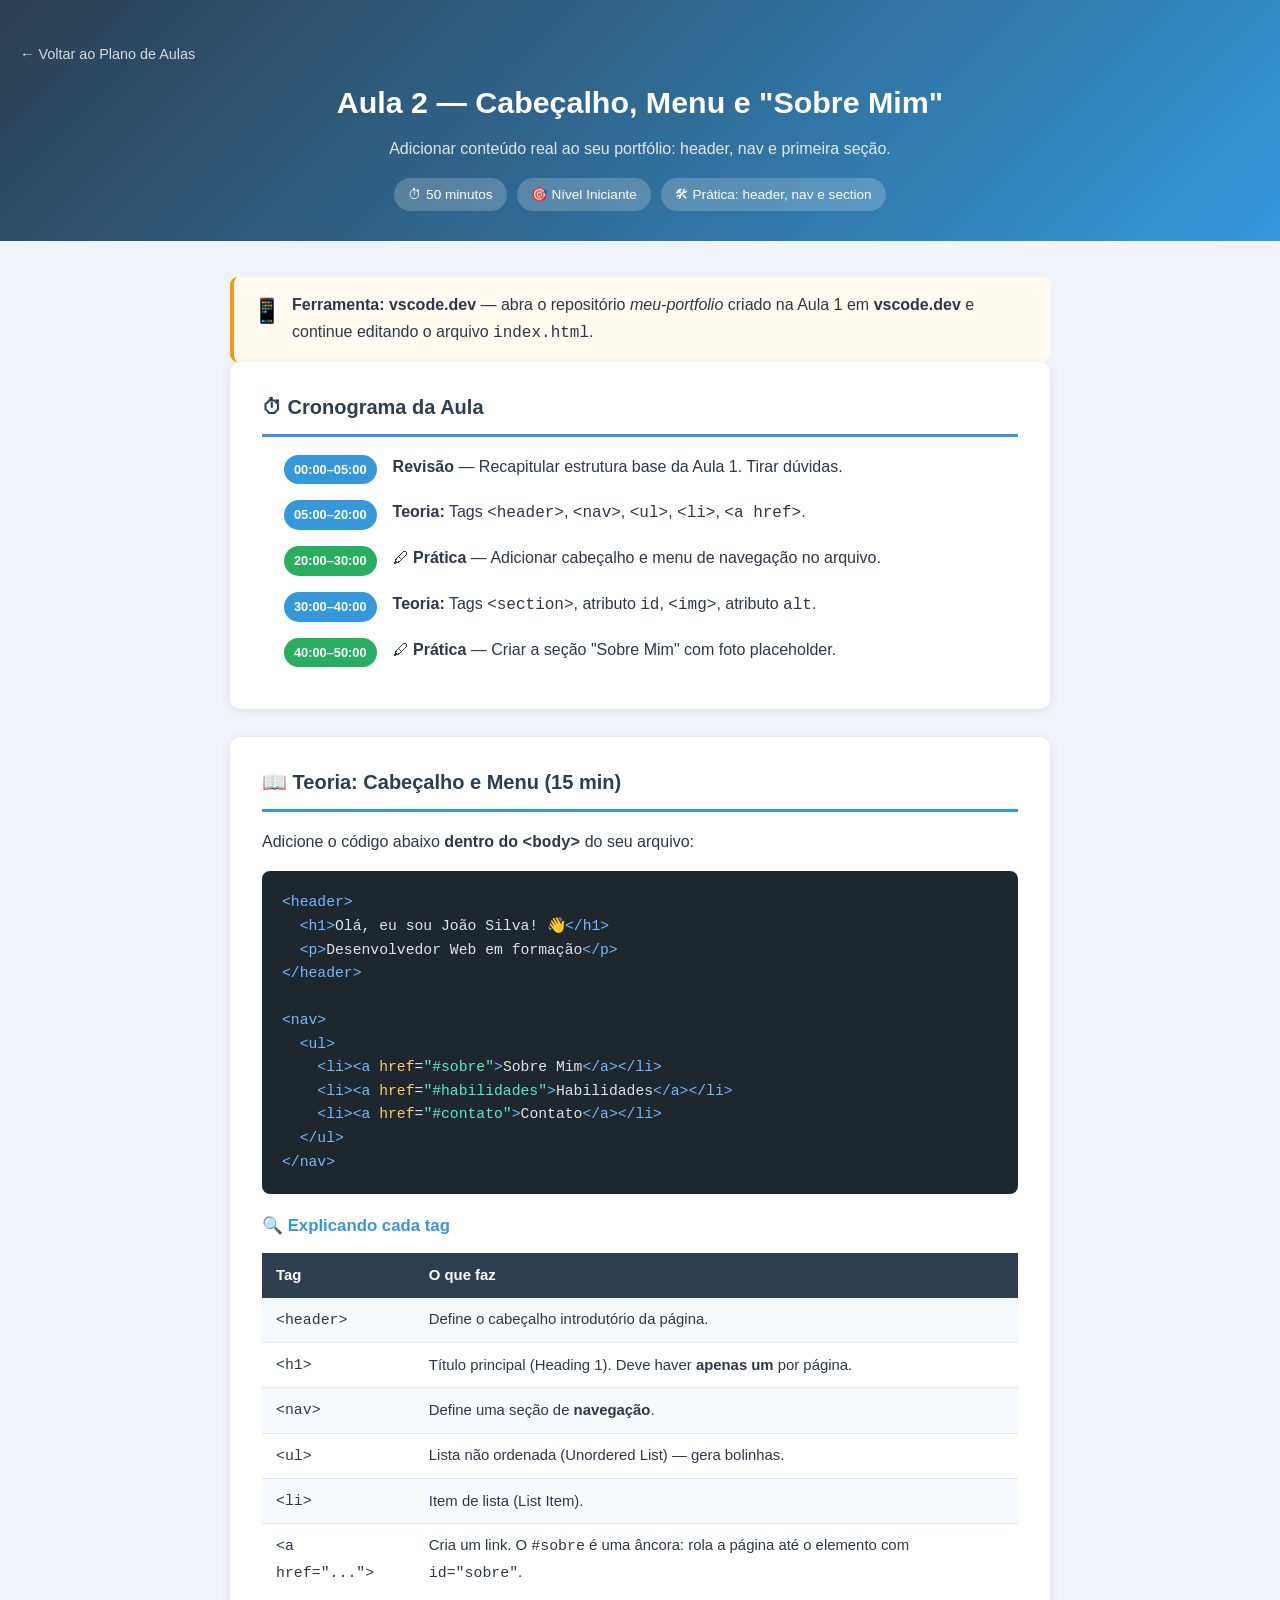
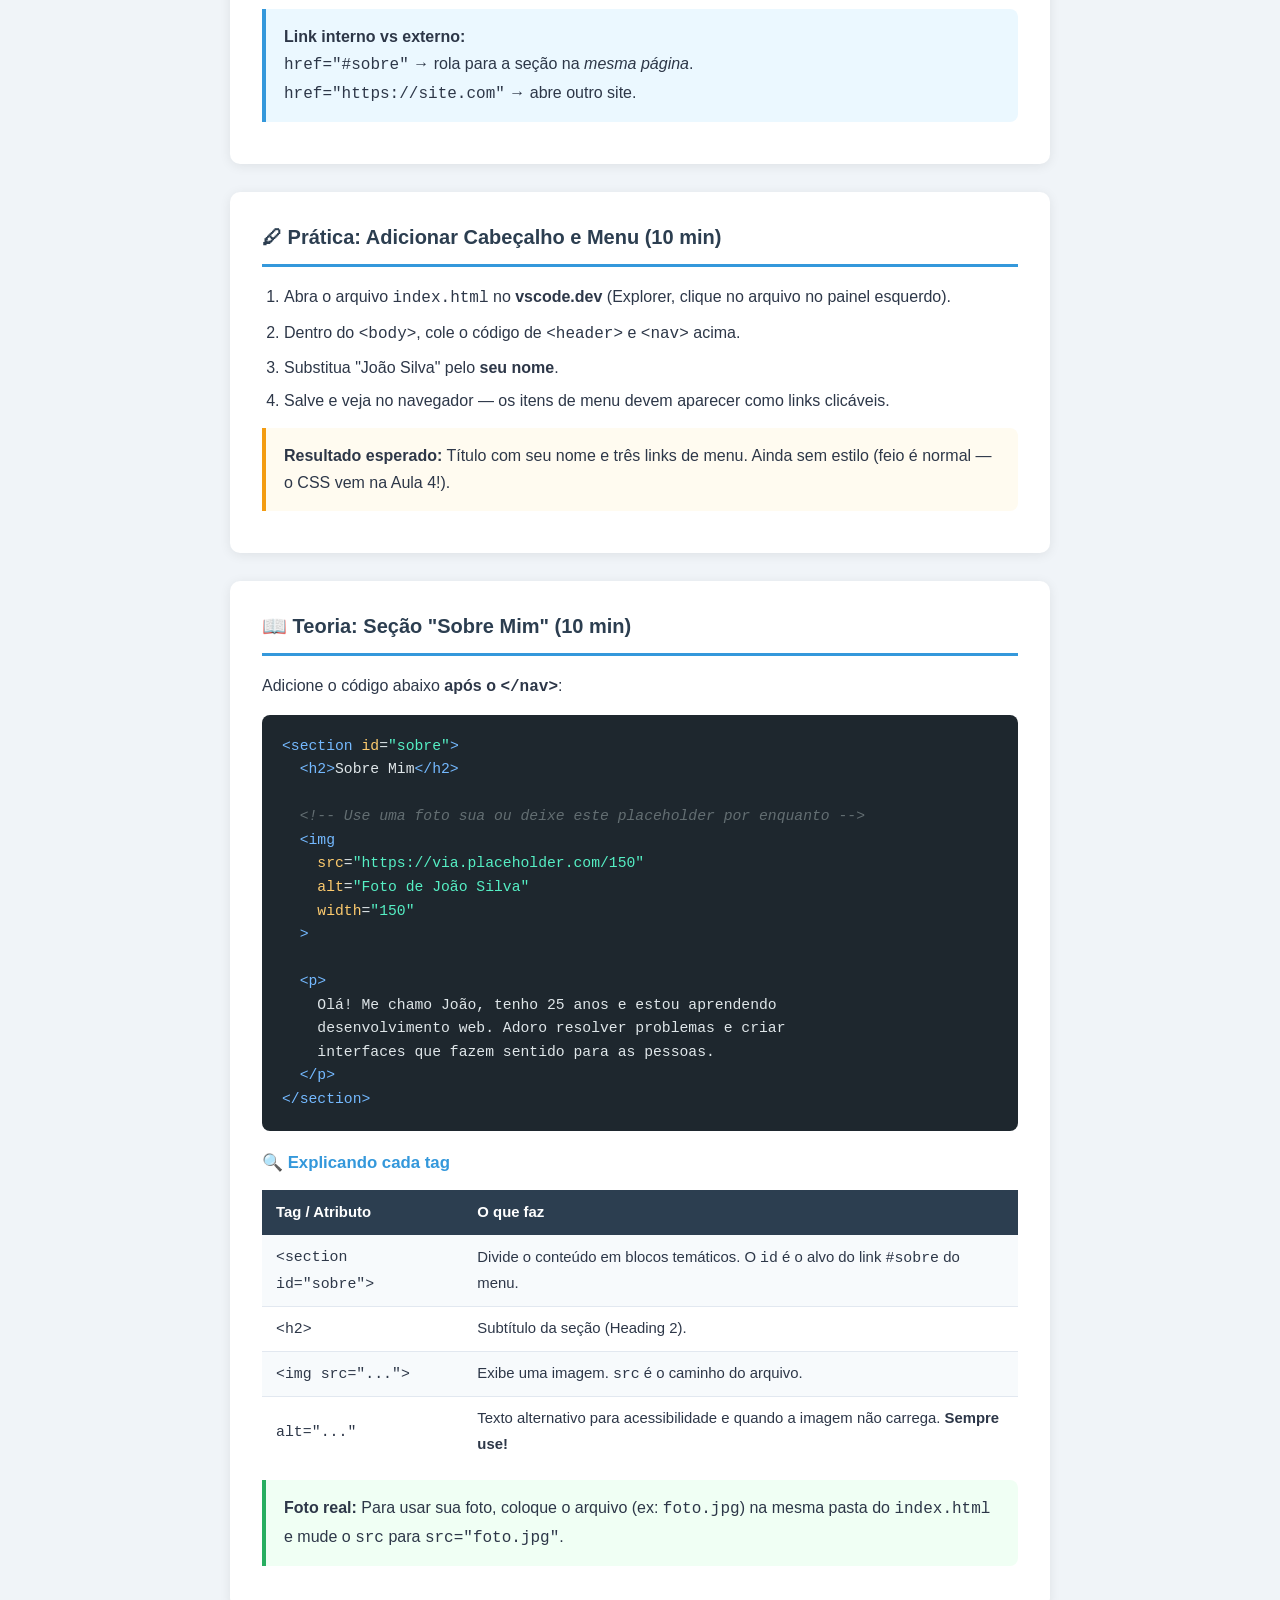
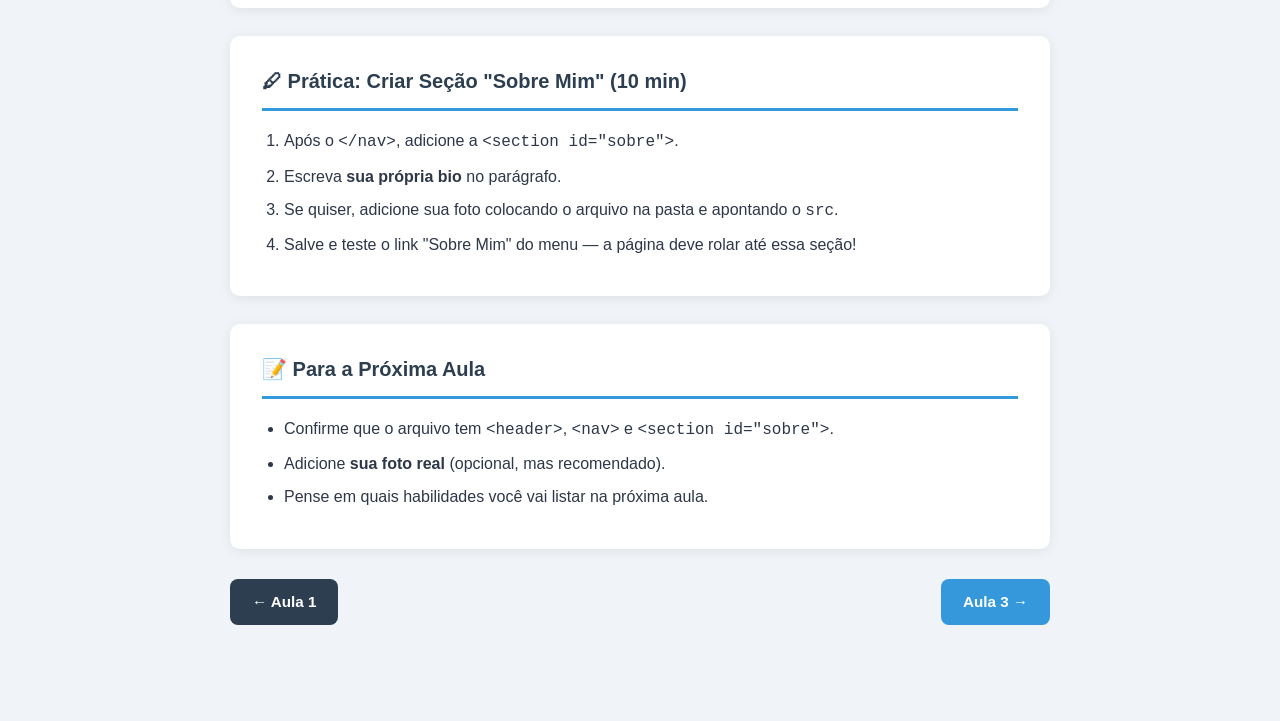
<file: aula2.html>
<!DOCTYPE html>
<html lang="pt-br">
<head>
  <meta charset="UTF-8" />
  <meta name="viewport" content="width=device-width, initial-scale=1.0" />
  <title>Aula 2 — Cabeçalho, Menu e Sobre Mim</title>
  <style>
    * { margin: 0; padding: 0; box-sizing: border-box; }
    body { font-family: 'Segoe UI', Arial, sans-serif; background: #f0f4f8; color: #2d3748; line-height: 1.7; }

    header {
      background: linear-gradient(135deg, #2c3e50, #3498db);
      color: white;
      padding: 40px 20px 30px;
      text-align: center;
    }
    header .nav-back { text-align: left; margin-bottom: 10px; }
    header .nav-back a { color: rgba(255,255,255,.8); text-decoration: none; font-size: .9em; }
    header .nav-back a:hover { color: white; }
    header h1 { font-size: 1.9em; margin-bottom: 6px; }
    header p  { opacity: .85; }
    header .badges { margin-top: 16px; display: flex; gap: 10px; justify-content: center; flex-wrap: wrap; }
    header .badge { background: rgba(255,255,255,.2); padding: 5px 14px; border-radius: 20px; font-size: .85em; }

    main { max-width: 860px; margin: 36px auto; padding: 0 20px 60px; }

    .card {
      background: white;
      border-radius: 10px;
      padding: 28px 32px;
      margin-bottom: 28px;
      box-shadow: 0 2px 12px rgba(0,0,0,.08);
    }
    .card h2 { color: #2c3e50; margin-bottom: 16px; font-size: 1.25em; padding-bottom: 10px; border-bottom: 3px solid #3498db; }
    .card h3 { color: #3498db; margin: 18px 0 8px; font-size: 1.05em; }
    .card p  { margin-bottom: 10px; }
    .card ul, .card ol { padding-left: 22px; margin-bottom: 10px; }
    .card li { margin-bottom: 6px; }

    .timeline { list-style: none; padding: 0; }
    .timeline li { display: flex; gap: 16px; margin-bottom: 14px; align-items: flex-start; }
    .timeline .tempo {
      flex-shrink: 0; background: #3498db; color: white;
      font-size: .8em; font-weight: 700;
      padding: 4px 10px; border-radius: 20px;
      min-width: 76px; text-align: center; margin-top: 2px;
    }
    .timeline .tempo.pratica { background: #27ae60; }

    pre {
      background: #1e272e; color: #dfe6e9;
      border-radius: 8px; padding: 20px;
      overflow-x: auto; font-size: .92em;
      margin: 14px 0; line-height: 1.6;
    }
    code { font-family: 'Courier New', monospace; }

    .tag   { color: #74b9ff; }
    .attr  { color: #fdcb6e; }
    .value { color: #55efc4; }
    .comment { color: #636e72; font-style: italic; }
    .text  { color: #dfe6e9; }

    .callout {
      border-left: 4px solid #3498db;
      background: #ebf8ff;
      padding: 14px 18px;
      border-radius: 0 8px 8px 0;
      margin: 14px 0;
    }
    .callout.verde { border-color: #27ae60; background: #f0fff4; }
    .callout.amarelo { border-color: #f39c12; background: #fffbf0; }

    table { width: 100%; border-collapse: collapse; margin-top: 12px; font-size: .93em; }
    th { background: #2c3e50; color: white; padding: 10px 14px; text-align: left; }
    td { padding: 9px 14px; border-bottom: 1px solid #e2e8f0; }
    tr:last-child td { border-bottom: none; }
    tr:nth-child(even) td { background: #f7fafc; }

    .nav-aulas {
      display: flex;
      justify-content: space-between;
      margin-top: 30px;
      flex-wrap: wrap;
      gap: 12px;
    }
    .nav-aulas a {
      background: #2c3e50;
      color: white;
      text-decoration: none;
      padding: 10px 22px;
      border-radius: 8px;
      font-weight: 600;
      font-size: .95em;
    }
    .nav-aulas a:hover { background: #3498db; }
    .nav-aulas a.proximo { background: #3498db; }
    .nav-aulas a.proximo:hover { background: #2980b9; }

    /* ===== RESPONSIVO: TABLET E CELULAR ===== */
    @media (max-width: 768px) {
      header { padding: 30px 16px 22px; }
      header h1 { font-size: 1.4em; }
      header p  { font-size: .95em; }
      header .badges { gap: 6px; }
      header .badge { font-size: .8em; padding: 4px 10px; }

      main { margin: 20px auto; padding: 0 14px 40px; }

      .card { padding: 20px 18px; }
      .card h2 { font-size: 1.1em; }

      .timeline li { flex-direction: column; gap: 6px; }
      .timeline .tempo { min-width: auto; align-self: flex-start; }

      pre { font-size: .82em; padding: 14px; }

      table { font-size: .85em; }
      th, td { padding: 8px 10px; }

      .nav-aulas a { flex: 1; text-align: center; padding: 12px 10px; font-size: .9em; }
    }

    @media (max-width: 480px) {
      header h1 { font-size: 1.15em; }
      .card h2 { font-size: 1em; }
      pre { font-size: .75em; }
      table { display: block; overflow-x: auto; }
    }
  </style>
</head>
<body>

<header>
  <div class="nav-back"><a href="index.html">← Voltar ao Plano de Aulas</a></div>
  <h1>Aula 2 — Cabeçalho, Menu e "Sobre Mim"</h1>
  <p>Adicionar conteúdo real ao seu portfólio: header, nav e primeira seção.</p>
  <div class="badges">
    <span class="badge">⏱ 50 minutos</span>
    <span class="badge">🎯 Nível Iniciante</span>
    <span class="badge">🛠 Prática: header, nav e section</span>
  </div>
</header>

<main>

  <div class="callout amarelo" style="margin: 24px 0 0; border-radius: 8px; display:flex; gap:10px; align-items:flex-start;">
    <span style="font-size:1.5em; flex-shrink:0">📱</span>
    <div><strong>Ferramenta: vscode.dev</strong> — abra o repositório <em>meu-portfolio</em> criado na Aula 1 em <strong>vscode.dev</strong> e continue editando o arquivo <code>index.html</code>.</div>
  </div>

  <!-- CRONOGRAMA -->
  <div class="card">
    <h2>⏱ Cronograma da Aula</h2>
    <ul class="timeline">
      <li>
        <span class="tempo">00:00–05:00</span>
        <div><strong>Revisão</strong> — Recapitular estrutura base da Aula 1. Tirar dúvidas.</div>
      </li>
      <li>
        <span class="tempo">05:00–20:00</span>
        <div><strong>Teoria:</strong> Tags <code>&lt;header&gt;</code>, <code>&lt;nav&gt;</code>, <code>&lt;ul&gt;</code>, <code>&lt;li&gt;</code>, <code>&lt;a href&gt;</code>.</div>
      </li>
      <li>
        <span class="tempo pratica">20:00–30:00</span>
        <div>🖊 <strong>Prática</strong> — Adicionar cabeçalho e menu de navegação no arquivo.</div>
      </li>
      <li>
        <span class="tempo">30:00–40:00</span>
        <div><strong>Teoria:</strong> Tags <code>&lt;section&gt;</code>, atributo <code>id</code>, <code>&lt;img&gt;</code>, atributo <code>alt</code>.</div>
      </li>
      <li>
        <span class="tempo pratica">40:00–50:00</span>
        <div>🖊 <strong>Prática</strong> — Criar a seção "Sobre Mim" com foto placeholder.</div>
      </li>
    </ul>
  </div>

  <!-- CABEÇALHO E MENU -->
  <div class="card">
    <h2>📖 Teoria: Cabeçalho e Menu (15 min)</h2>
    <p>Adicione o código abaixo <strong>dentro do <code>&lt;body&gt;</code></strong> do seu arquivo:</p>

    <pre><code><span class="tag">&lt;header&gt;</span>
  <span class="tag">&lt;h1&gt;</span><span class="text">Olá, eu sou João Silva! 👋</span><span class="tag">&lt;/h1&gt;</span>
  <span class="tag">&lt;p&gt;</span><span class="text">Desenvolvedor Web em formação</span><span class="tag">&lt;/p&gt;</span>
<span class="tag">&lt;/header&gt;</span>

<span class="tag">&lt;nav&gt;</span>
  <span class="tag">&lt;ul&gt;</span>
    <span class="tag">&lt;li&gt;&lt;a</span> <span class="attr">href</span>=<span class="value">"#sobre"</span><span class="tag">&gt;</span><span class="text">Sobre Mim</span><span class="tag">&lt;/a&gt;&lt;/li&gt;</span>
    <span class="tag">&lt;li&gt;&lt;a</span> <span class="attr">href</span>=<span class="value">"#habilidades"</span><span class="tag">&gt;</span><span class="text">Habilidades</span><span class="tag">&lt;/a&gt;&lt;/li&gt;</span>
    <span class="tag">&lt;li&gt;&lt;a</span> <span class="attr">href</span>=<span class="value">"#contato"</span><span class="tag">&gt;</span><span class="text">Contato</span><span class="tag">&lt;/a&gt;&lt;/li&gt;</span>
  <span class="tag">&lt;/ul&gt;</span>
<span class="tag">&lt;/nav&gt;</span></code></pre>

    <h3>🔍 Explicando cada tag</h3>
    <table>
      <tr><th>Tag</th><th>O que faz</th></tr>
      <tr><td><code>&lt;header&gt;</code></td><td>Define o cabeçalho introdutório da página.</td></tr>
      <tr><td><code>&lt;h1&gt;</code></td><td>Título principal (Heading 1). Deve haver <strong>apenas um</strong> por página.</td></tr>
      <tr><td><code>&lt;nav&gt;</code></td><td>Define uma seção de <strong>navegação</strong>.</td></tr>
      <tr><td><code>&lt;ul&gt;</code></td><td>Lista não ordenada (Unordered List) — gera bolinhas.</td></tr>
      <tr><td><code>&lt;li&gt;</code></td><td>Item de lista (List Item).</td></tr>
      <tr><td><code>&lt;a href="..."&gt;</code></td><td>Cria um link. O <code>#sobre</code> é uma âncora: rola a página até o elemento com <code>id="sobre"</code>.</td></tr>
    </table>

    <div class="callout">
      <strong>Link interno vs externo:</strong><br>
      <code>href="#sobre"</code> → rola para a seção na <em>mesma página</em>.<br>
      <code>href="https://site.com"</code> → abre outro site.
    </div>
  </div>

  <!-- PRÁTICA HEADER -->
  <div class="card">
    <h2>🖊 Prática: Adicionar Cabeçalho e Menu (10 min)</h2>
    <ol>
      <li>Abra o arquivo <code>index.html</code> no <strong>vscode.dev</strong> (Explorer, clique no arquivo no painel esquerdo).</li>
      <li>Dentro do <code>&lt;body&gt;</code>, cole o código de <code>&lt;header&gt;</code> e <code>&lt;nav&gt;</code> acima.</li>
      <li>Substitua "João Silva" pelo <strong>seu nome</strong>.</li>
      <li>Salve e veja no navegador — os itens de menu devem aparecer como links clicáveis.</li>
    </ol>
    <div class="callout amarelo">
      <strong>Resultado esperado:</strong> Título com seu nome e três links de menu. Ainda sem estilo (feio é normal — o CSS vem na Aula 4!).
    </div>
  </div>

  <!-- SEÇÃO SOBRE MIM -->
  <div class="card">
    <h2>📖 Teoria: Seção "Sobre Mim" (10 min)</h2>
    <p>Adicione o código abaixo <strong>após o <code>&lt;/nav&gt;</code></strong>:</p>

    <pre><code><span class="tag">&lt;section</span> <span class="attr">id</span>=<span class="value">"sobre"</span><span class="tag">&gt;</span>
  <span class="tag">&lt;h2&gt;</span><span class="text">Sobre Mim</span><span class="tag">&lt;/h2&gt;</span>

  <span class="comment">&lt;!-- Use uma foto sua ou deixe este placeholder por enquanto --&gt;</span>
  <span class="tag">&lt;img</span>
    <span class="attr">src</span>=<span class="value">"https://via.placeholder.com/150"</span>
    <span class="attr">alt</span>=<span class="value">"Foto de João Silva"</span>
    <span class="attr">width</span>=<span class="value">"150"</span>
  <span class="tag">&gt;</span>

  <span class="tag">&lt;p&gt;</span>
    <span class="text">Olá! Me chamo João, tenho 25 anos e estou aprendendo</span>
    <span class="text">desenvolvimento web. Adoro resolver problemas e criar</span>
    <span class="text">interfaces que fazem sentido para as pessoas.</span>
  <span class="tag">&lt;/p&gt;</span>
<span class="tag">&lt;/section&gt;</span></code></pre>

    <h3>🔍 Explicando cada tag</h3>
    <table>
      <tr><th>Tag / Atributo</th><th>O que faz</th></tr>
      <tr><td><code>&lt;section id="sobre"&gt;</code></td><td>Divide o conteúdo em blocos temáticos. O <code>id</code> é o alvo do link <code>#sobre</code> do menu.</td></tr>
      <tr><td><code>&lt;h2&gt;</code></td><td>Subtítulo da seção (Heading 2).</td></tr>
      <tr><td><code>&lt;img src="..."&gt;</code></td><td>Exibe uma imagem. <code>src</code> é o caminho do arquivo.</td></tr>
      <tr><td><code>alt="..."</code></td><td>Texto alternativo para acessibilidade e quando a imagem não carrega. <strong>Sempre use!</strong></td></tr>
    </table>

    <div class="callout verde">
      <strong>Foto real:</strong> Para usar sua foto, coloque o arquivo (ex: <code>foto.jpg</code>) na mesma pasta do <code>index.html</code> e mude o <code>src</code> para <code>src="foto.jpg"</code>.
    </div>
  </div>

  <!-- PRÁTICA SOBRE MIM -->
  <div class="card">
    <h2>🖊 Prática: Criar Seção "Sobre Mim" (10 min)</h2>
    <ol>
      <li>Após o <code>&lt;/nav&gt;</code>, adicione a <code>&lt;section id="sobre"&gt;</code>.</li>
      <li>Escreva <strong>sua própria bio</strong> no parágrafo.</li>
      <li>Se quiser, adicione sua foto colocando o arquivo na pasta e apontando o <code>src</code>.</li>
      <li>Salve e teste o link "Sobre Mim" do menu — a página deve rolar até essa seção!</li>
    </ol>
  </div>

  <!-- TAREFA -->
  <div class="card">
    <h2>📝 Para a Próxima Aula</h2>
    <ul>
      <li>Confirme que o arquivo tem <code>&lt;header&gt;</code>, <code>&lt;nav&gt;</code> e <code>&lt;section id="sobre"&gt;</code>.</li>
      <li>Adicione <strong>sua foto real</strong> (opcional, mas recomendado).</li>
      <li>Pense em quais habilidades você vai listar na próxima aula.</li>
    </ul>
  </div>

  <div class="nav-aulas">
    <a href="aula1.html">← Aula 1</a>
    <a class="proximo" href="aula3.html">Aula 3 →</a>
  </div>

</main>
</body>
</html>
</file>
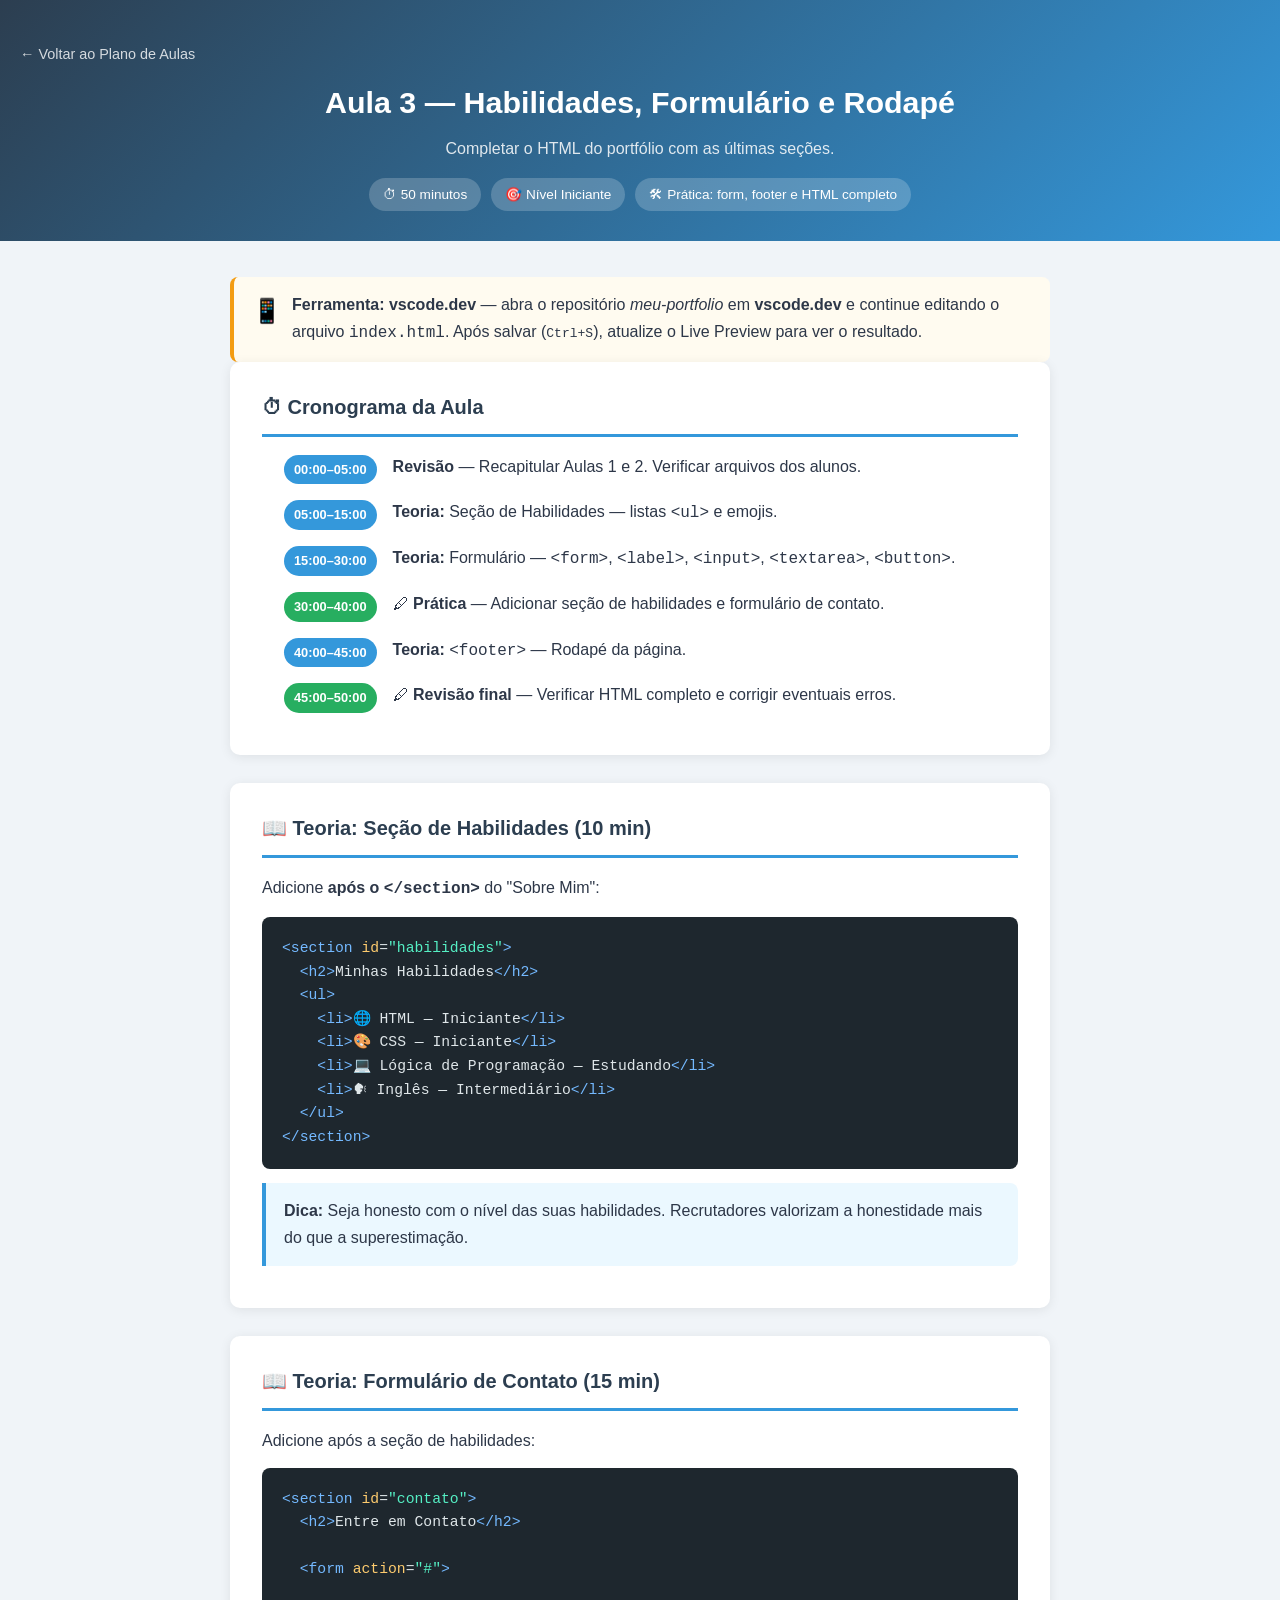
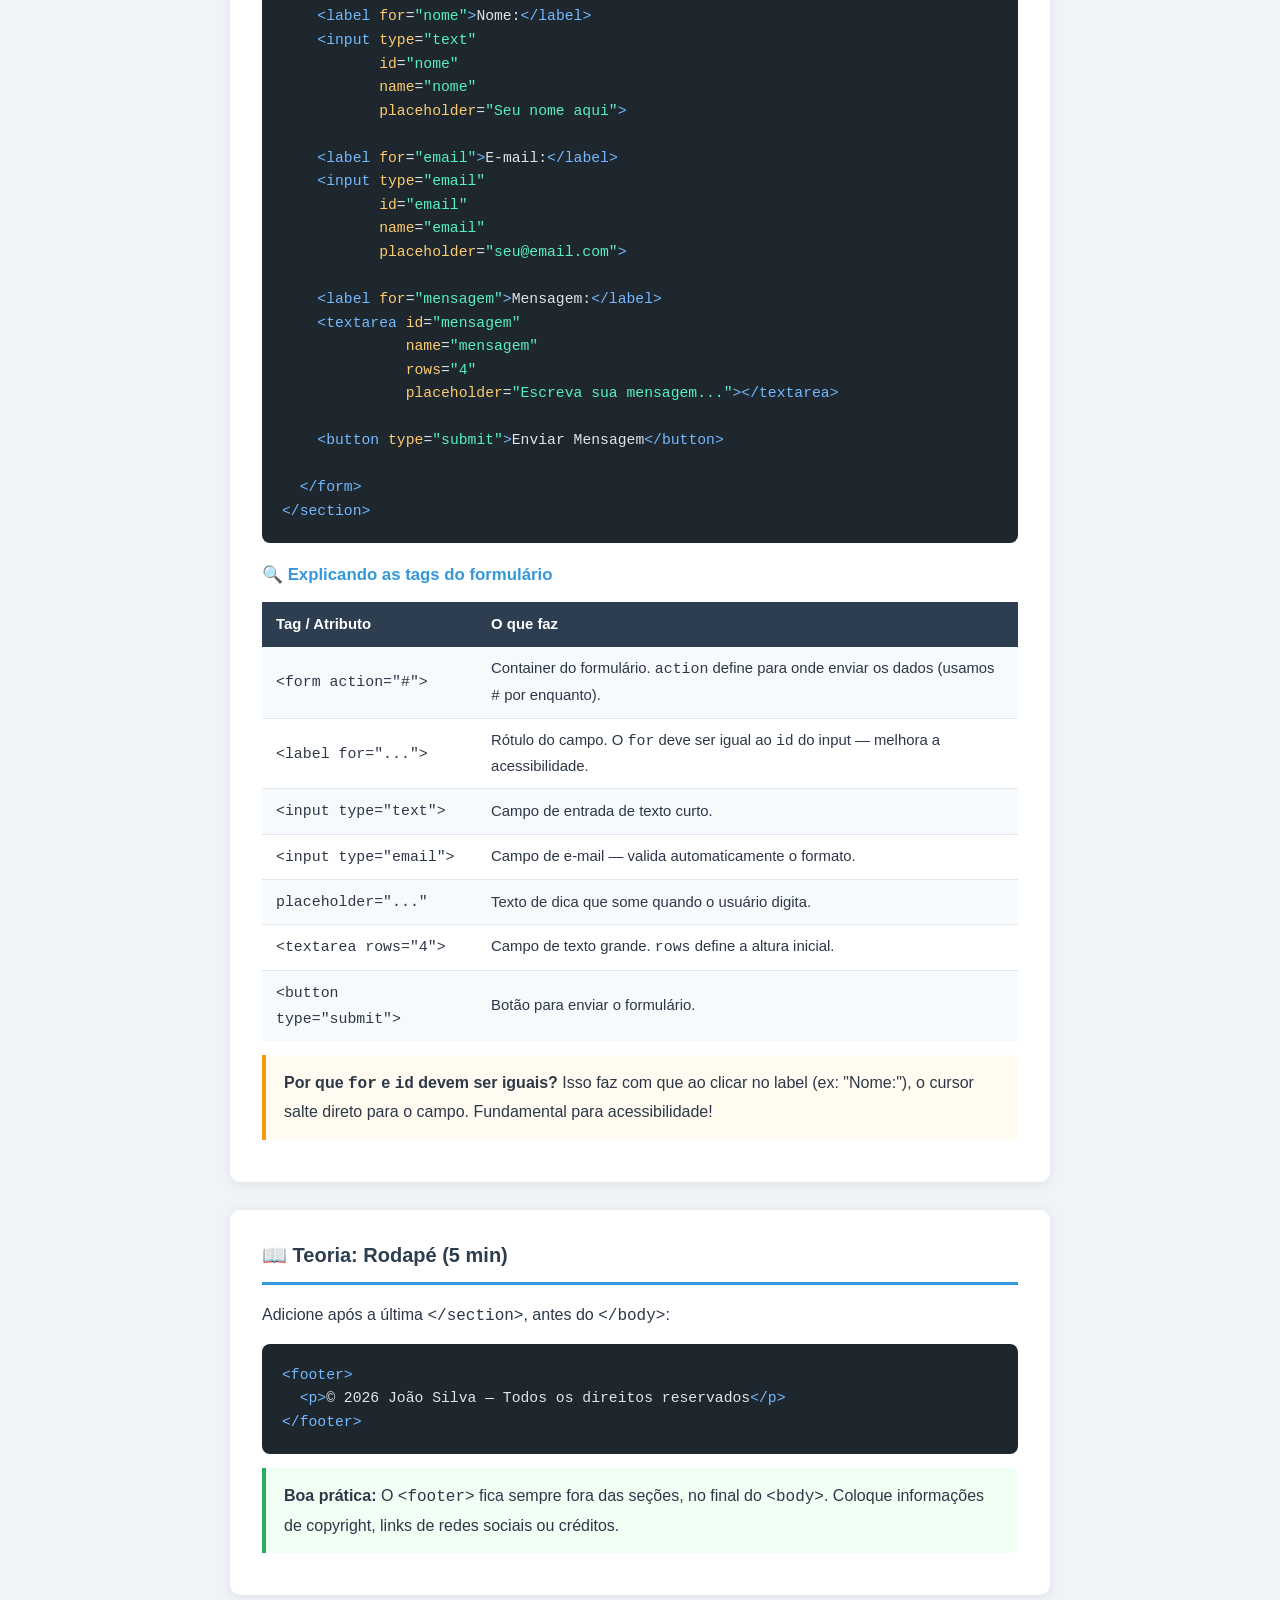
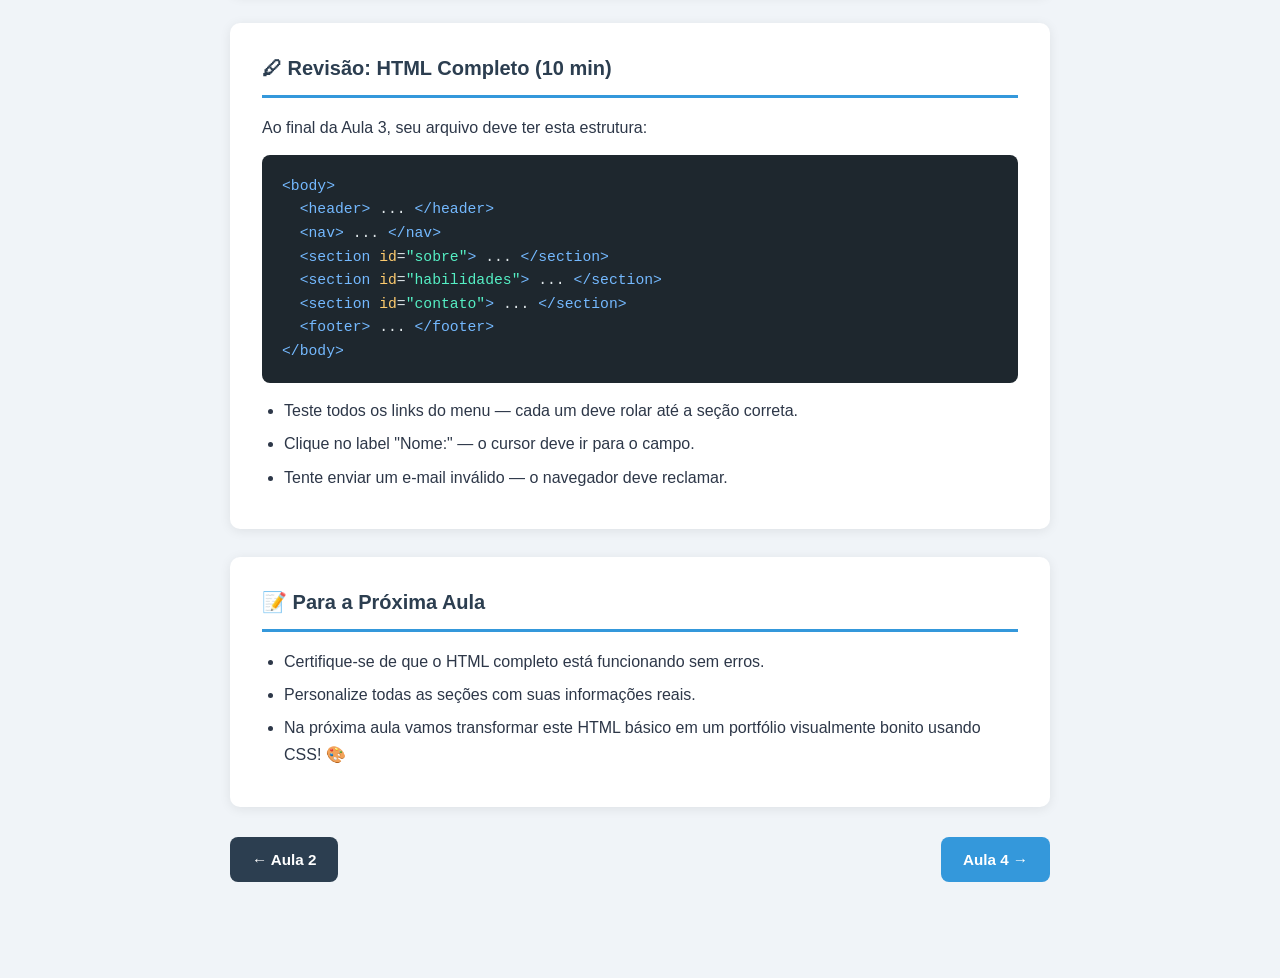
<file: aula3.html>
<!DOCTYPE html>
<html lang="pt-br">
<head>
  <meta charset="UTF-8" />
  <meta name="viewport" content="width=device-width, initial-scale=1.0" />
  <title>Aula 3 — Habilidades, Formulário e Rodapé</title>
  <style>
    * { margin: 0; padding: 0; box-sizing: border-box; }
    body { font-family: 'Segoe UI', Arial, sans-serif; background: #f0f4f8; color: #2d3748; line-height: 1.7; }

    header {
      background: linear-gradient(135deg, #2c3e50, #3498db);
      color: white;
      padding: 40px 20px 30px;
      text-align: center;
    }
    header .nav-back { text-align: left; margin-bottom: 10px; }
    header .nav-back a { color: rgba(255,255,255,.8); text-decoration: none; font-size: .9em; }
    header .nav-back a:hover { color: white; }
    header h1 { font-size: 1.9em; margin-bottom: 6px; }
    header p  { opacity: .85; }
    header .badges { margin-top: 16px; display: flex; gap: 10px; justify-content: center; flex-wrap: wrap; }
    header .badge { background: rgba(255,255,255,.2); padding: 5px 14px; border-radius: 20px; font-size: .85em; }

    main { max-width: 860px; margin: 36px auto; padding: 0 20px 60px; }

    .card {
      background: white;
      border-radius: 10px;
      padding: 28px 32px;
      margin-bottom: 28px;
      box-shadow: 0 2px 12px rgba(0,0,0,.08);
    }
    .card h2 { color: #2c3e50; margin-bottom: 16px; font-size: 1.25em; padding-bottom: 10px; border-bottom: 3px solid #3498db; }
    .card h3 { color: #3498db; margin: 18px 0 8px; font-size: 1.05em; }
    .card p  { margin-bottom: 10px; }
    .card ul, .card ol { padding-left: 22px; margin-bottom: 10px; }
    .card li { margin-bottom: 6px; }

    .timeline { list-style: none; padding: 0; }
    .timeline li { display: flex; gap: 16px; margin-bottom: 14px; align-items: flex-start; }
    .timeline .tempo {
      flex-shrink: 0; background: #3498db; color: white;
      font-size: .8em; font-weight: 700;
      padding: 4px 10px; border-radius: 20px;
      min-width: 76px; text-align: center; margin-top: 2px;
    }
    .timeline .tempo.pratica { background: #27ae60; }

    pre {
      background: #1e272e; color: #dfe6e9;
      border-radius: 8px; padding: 20px;
      overflow-x: auto; font-size: .92em;
      margin: 14px 0; line-height: 1.6;
    }
    code { font-family: 'Courier New', monospace; }

    .tag   { color: #74b9ff; }
    .attr  { color: #fdcb6e; }
    .value { color: #55efc4; }
    .comment { color: #636e72; font-style: italic; }
    .text  { color: #dfe6e9; }

    .callout {
      border-left: 4px solid #3498db;
      background: #ebf8ff;
      padding: 14px 18px;
      border-radius: 0 8px 8px 0;
      margin: 14px 0;
    }
    .callout.verde { border-color: #27ae60; background: #f0fff4; }
    .callout.amarelo { border-color: #f39c12; background: #fffbf0; }

    table { width: 100%; border-collapse: collapse; margin-top: 12px; font-size: .93em; }
    th { background: #2c3e50; color: white; padding: 10px 14px; text-align: left; }
    td { padding: 9px 14px; border-bottom: 1px solid #e2e8f0; }
    tr:last-child td { border-bottom: none; }
    tr:nth-child(even) td { background: #f7fafc; }

    .nav-aulas {
      display: flex;
      justify-content: space-between;
      margin-top: 30px;
      flex-wrap: wrap;
      gap: 12px;
    }
    .nav-aulas a {
      background: #2c3e50;
      color: white;
      text-decoration: none;
      padding: 10px 22px;
      border-radius: 8px;
      font-weight: 600;
      font-size: .95em;
    }
    .nav-aulas a:hover { background: #3498db; }
    .nav-aulas a.proximo { background: #3498db; }
    .nav-aulas a.proximo:hover { background: #2980b9; }

    /* ===== RESPONSIVO: TABLET E CELULAR ===== */
    @media (max-width: 768px) {
      header { padding: 30px 16px 22px; }
      header h1 { font-size: 1.4em; }
      header p  { font-size: .95em; }
      header .badges { gap: 6px; }
      header .badge { font-size: .8em; padding: 4px 10px; }

      main { margin: 20px auto; padding: 0 14px 40px; }

      .card { padding: 20px 18px; }
      .card h2 { font-size: 1.1em; }

      .timeline li { flex-direction: column; gap: 6px; }
      .timeline .tempo { min-width: auto; align-self: flex-start; }

      pre { font-size: .82em; padding: 14px; }

      table { font-size: .85em; }
      th, td { padding: 8px 10px; }

      .nav-aulas a { flex: 1; text-align: center; padding: 12px 10px; font-size: .9em; }
    }

    @media (max-width: 480px) {
      header h1 { font-size: 1.15em; }
      .card h2 { font-size: 1em; }
      pre { font-size: .75em; }
      table { display: block; overflow-x: auto; }
    }
  </style>
</head>
<body>

<header>
  <div class="nav-back"><a href="index.html">← Voltar ao Plano de Aulas</a></div>
  <h1>Aula 3 — Habilidades, Formulário e Rodapé</h1>
  <p>Completar o HTML do portfólio com as últimas seções.</p>
  <div class="badges">
    <span class="badge">⏱ 50 minutos</span>
    <span class="badge">🎯 Nível Iniciante</span>
    <span class="badge">🛠 Prática: form, footer e HTML completo</span>
  </div>
</header>

<main>

  <div class="callout amarelo" style="margin: 24px 0 0; border-radius: 8px; display:flex; gap:10px; align-items:flex-start;">
    <span style="font-size:1.5em; flex-shrink:0">📱</span>
    <div><strong>Ferramenta: vscode.dev</strong> — abra o repositório <em>meu-portfolio</em> em <strong>vscode.dev</strong> e continue editando o arquivo <code>index.html</code>. Após salvar (<kbd>Ctrl+S</kbd>), atualize o Live Preview para ver o resultado.</div>
  </div>

  <!-- CRONOGRAMA -->
  <div class="card">
    <h2>⏱ Cronograma da Aula</h2>
    <ul class="timeline">
      <li>
        <span class="tempo">00:00–05:00</span>
        <div><strong>Revisão</strong> — Recapitular Aulas 1 e 2. Verificar arquivos dos alunos.</div>
      </li>
      <li>
        <span class="tempo">05:00–15:00</span>
        <div><strong>Teoria:</strong> Seção de Habilidades — listas <code>&lt;ul&gt;</code> e emojis.</div>
      </li>
      <li>
        <span class="tempo">15:00–30:00</span>
        <div><strong>Teoria:</strong> Formulário — <code>&lt;form&gt;</code>, <code>&lt;label&gt;</code>, <code>&lt;input&gt;</code>, <code>&lt;textarea&gt;</code>, <code>&lt;button&gt;</code>.</div>
      </li>
      <li>
        <span class="tempo pratica">30:00–40:00</span>
        <div>🖊 <strong>Prática</strong> — Adicionar seção de habilidades e formulário de contato.</div>
      </li>
      <li>
        <span class="tempo">40:00–45:00</span>
        <div><strong>Teoria:</strong> <code>&lt;footer&gt;</code> — Rodapé da página.</div>
      </li>
      <li>
        <span class="tempo pratica">45:00–50:00</span>
        <div>🖊 <strong>Revisão final</strong> — Verificar HTML completo e corrigir eventuais erros.</div>
      </li>
    </ul>
  </div>

  <!-- HABILIDADES -->
  <div class="card">
    <h2>📖 Teoria: Seção de Habilidades (10 min)</h2>
    <p>Adicione <strong>após o <code>&lt;/section&gt;</code></strong> do "Sobre Mim":</p>

    <pre><code><span class="tag">&lt;section</span> <span class="attr">id</span>=<span class="value">"habilidades"</span><span class="tag">&gt;</span>
  <span class="tag">&lt;h2&gt;</span><span class="text">Minhas Habilidades</span><span class="tag">&lt;/h2&gt;</span>
  <span class="tag">&lt;ul&gt;</span>
    <span class="tag">&lt;li&gt;</span><span class="text">🌐 HTML — Iniciante</span><span class="tag">&lt;/li&gt;</span>
    <span class="tag">&lt;li&gt;</span><span class="text">🎨 CSS — Iniciante</span><span class="tag">&lt;/li&gt;</span>
    <span class="tag">&lt;li&gt;</span><span class="text">💻 Lógica de Programação — Estudando</span><span class="tag">&lt;/li&gt;</span>
    <span class="tag">&lt;li&gt;</span><span class="text">🗣 Inglês — Intermediário</span><span class="tag">&lt;/li&gt;</span>
  <span class="tag">&lt;/ul&gt;</span>
<span class="tag">&lt;/section&gt;</span></code></pre>

    <div class="callout">
      <strong>Dica:</strong> Seja honesto com o nível das suas habilidades. Recrutadores valorizam a honestidade mais do que a superestimação.
    </div>
  </div>

  <!-- FORMULÁRIO -->
  <div class="card">
    <h2>📖 Teoria: Formulário de Contato (15 min)</h2>
    <p>Adicione após a seção de habilidades:</p>

    <pre><code><span class="tag">&lt;section</span> <span class="attr">id</span>=<span class="value">"contato"</span><span class="tag">&gt;</span>
  <span class="tag">&lt;h2&gt;</span><span class="text">Entre em Contato</span><span class="tag">&lt;/h2&gt;</span>

  <span class="tag">&lt;form</span> <span class="attr">action</span>=<span class="value">"#"</span><span class="tag">&gt;</span>

    <span class="tag">&lt;label</span> <span class="attr">for</span>=<span class="value">"nome"</span><span class="tag">&gt;</span><span class="text">Nome:</span><span class="tag">&lt;/label&gt;</span>
    <span class="tag">&lt;input</span> <span class="attr">type</span>=<span class="value">"text"</span>
           <span class="attr">id</span>=<span class="value">"nome"</span>
           <span class="attr">name</span>=<span class="value">"nome"</span>
           <span class="attr">placeholder</span>=<span class="value">"Seu nome aqui"</span><span class="tag">&gt;</span>

    <span class="tag">&lt;label</span> <span class="attr">for</span>=<span class="value">"email"</span><span class="tag">&gt;</span><span class="text">E-mail:</span><span class="tag">&lt;/label&gt;</span>
    <span class="tag">&lt;input</span> <span class="attr">type</span>=<span class="value">"email"</span>
           <span class="attr">id</span>=<span class="value">"email"</span>
           <span class="attr">name</span>=<span class="value">"email"</span>
           <span class="attr">placeholder</span>=<span class="value">"seu@email.com"</span><span class="tag">&gt;</span>

    <span class="tag">&lt;label</span> <span class="attr">for</span>=<span class="value">"mensagem"</span><span class="tag">&gt;</span><span class="text">Mensagem:</span><span class="tag">&lt;/label&gt;</span>
    <span class="tag">&lt;textarea</span> <span class="attr">id</span>=<span class="value">"mensagem"</span>
              <span class="attr">name</span>=<span class="value">"mensagem"</span>
              <span class="attr">rows</span>=<span class="value">"4"</span>
              <span class="attr">placeholder</span>=<span class="value">"Escreva sua mensagem..."</span><span class="tag">&gt;&lt;/textarea&gt;</span>

    <span class="tag">&lt;button</span> <span class="attr">type</span>=<span class="value">"submit"</span><span class="tag">&gt;</span><span class="text">Enviar Mensagem</span><span class="tag">&lt;/button&gt;</span>

  <span class="tag">&lt;/form&gt;</span>
<span class="tag">&lt;/section&gt;</span></code></pre>

    <h3>🔍 Explicando as tags do formulário</h3>
    <table>
      <tr><th>Tag / Atributo</th><th>O que faz</th></tr>
      <tr><td><code>&lt;form action="#"&gt;</code></td><td>Container do formulário. <code>action</code> define para onde enviar os dados (usamos <code>#</code> por enquanto).</td></tr>
      <tr><td><code>&lt;label for="..."&gt;</code></td><td>Rótulo do campo. O <code>for</code> deve ser igual ao <code>id</code> do input — melhora a acessibilidade.</td></tr>
      <tr><td><code>&lt;input type="text"&gt;</code></td><td>Campo de entrada de texto curto.</td></tr>
      <tr><td><code>&lt;input type="email"&gt;</code></td><td>Campo de e-mail — valida automaticamente o formato.</td></tr>
      <tr><td><code>placeholder="..."</code></td><td>Texto de dica que some quando o usuário digita.</td></tr>
      <tr><td><code>&lt;textarea rows="4"&gt;</code></td><td>Campo de texto grande. <code>rows</code> define a altura inicial.</td></tr>
      <tr><td><code>&lt;button type="submit"&gt;</code></td><td>Botão para enviar o formulário.</td></tr>
    </table>

    <div class="callout amarelo">
      <strong>Por que <code>for</code> e <code>id</code> devem ser iguais?</strong> Isso faz com que ao clicar no label (ex: "Nome:"), o cursor salte direto para o campo. Fundamental para acessibilidade!
    </div>
  </div>

  <!-- FOOTER -->
  <div class="card">
    <h2>📖 Teoria: Rodapé (5 min)</h2>
    <p>Adicione após a última <code>&lt;/section&gt;</code>, antes do <code>&lt;/body&gt;</code>:</p>

    <pre><code><span class="tag">&lt;footer&gt;</span>
  <span class="tag">&lt;p&gt;</span><span class="text">© 2026 João Silva — Todos os direitos reservados</span><span class="tag">&lt;/p&gt;</span>
<span class="tag">&lt;/footer&gt;</span></code></pre>

    <div class="callout verde">
      <strong>Boa prática:</strong> O <code>&lt;footer&gt;</code> fica sempre fora das seções, no final do <code>&lt;body&gt;</code>. Coloque informações de copyright, links de redes sociais ou créditos.
    </div>
  </div>

  <!-- REVISÃO HTML COMPLETO -->
  <div class="card">
    <h2>🖊 Revisão: HTML Completo (10 min)</h2>
    <p>Ao final da Aula 3, seu arquivo deve ter esta estrutura:</p>
    <pre><code><span class="tag">&lt;body&gt;</span>
  <span class="tag">&lt;header&gt;</span> ... <span class="tag">&lt;/header&gt;</span>
  <span class="tag">&lt;nav&gt;</span> ... <span class="tag">&lt;/nav&gt;</span>
  <span class="tag">&lt;section</span> <span class="attr">id</span>=<span class="value">"sobre"</span><span class="tag">&gt;</span> ... <span class="tag">&lt;/section&gt;</span>
  <span class="tag">&lt;section</span> <span class="attr">id</span>=<span class="value">"habilidades"</span><span class="tag">&gt;</span> ... <span class="tag">&lt;/section&gt;</span>
  <span class="tag">&lt;section</span> <span class="attr">id</span>=<span class="value">"contato"</span><span class="tag">&gt;</span> ... <span class="tag">&lt;/section&gt;</span>
  <span class="tag">&lt;footer&gt;</span> ... <span class="tag">&lt;/footer&gt;</span>
<span class="tag">&lt;/body&gt;</span></code></pre>
    <ul>
      <li>Teste todos os links do menu — cada um deve rolar até a seção correta.</li>
      <li>Clique no label "Nome:" — o cursor deve ir para o campo.</li>
      <li>Tente enviar um e-mail inválido — o navegador deve reclamar.</li>
    </ul>
  </div>

  <!-- TAREFA -->
  <div class="card">
    <h2>📝 Para a Próxima Aula</h2>
    <ul>
      <li>Certifique-se de que o HTML completo está funcionando sem erros.</li>
      <li>Personalize todas as seções com suas informações reais.</li>
      <li>Na próxima aula vamos transformar este HTML básico em um portfólio visualmente bonito usando CSS! 🎨</li>
    </ul>
  </div>

  <div class="nav-aulas">
    <a href="aula2.html">← Aula 2</a>
    <a class="proximo" href="aula4.html">Aula 4 →</a>
  </div>

</main>
</body>
</html>
</file>
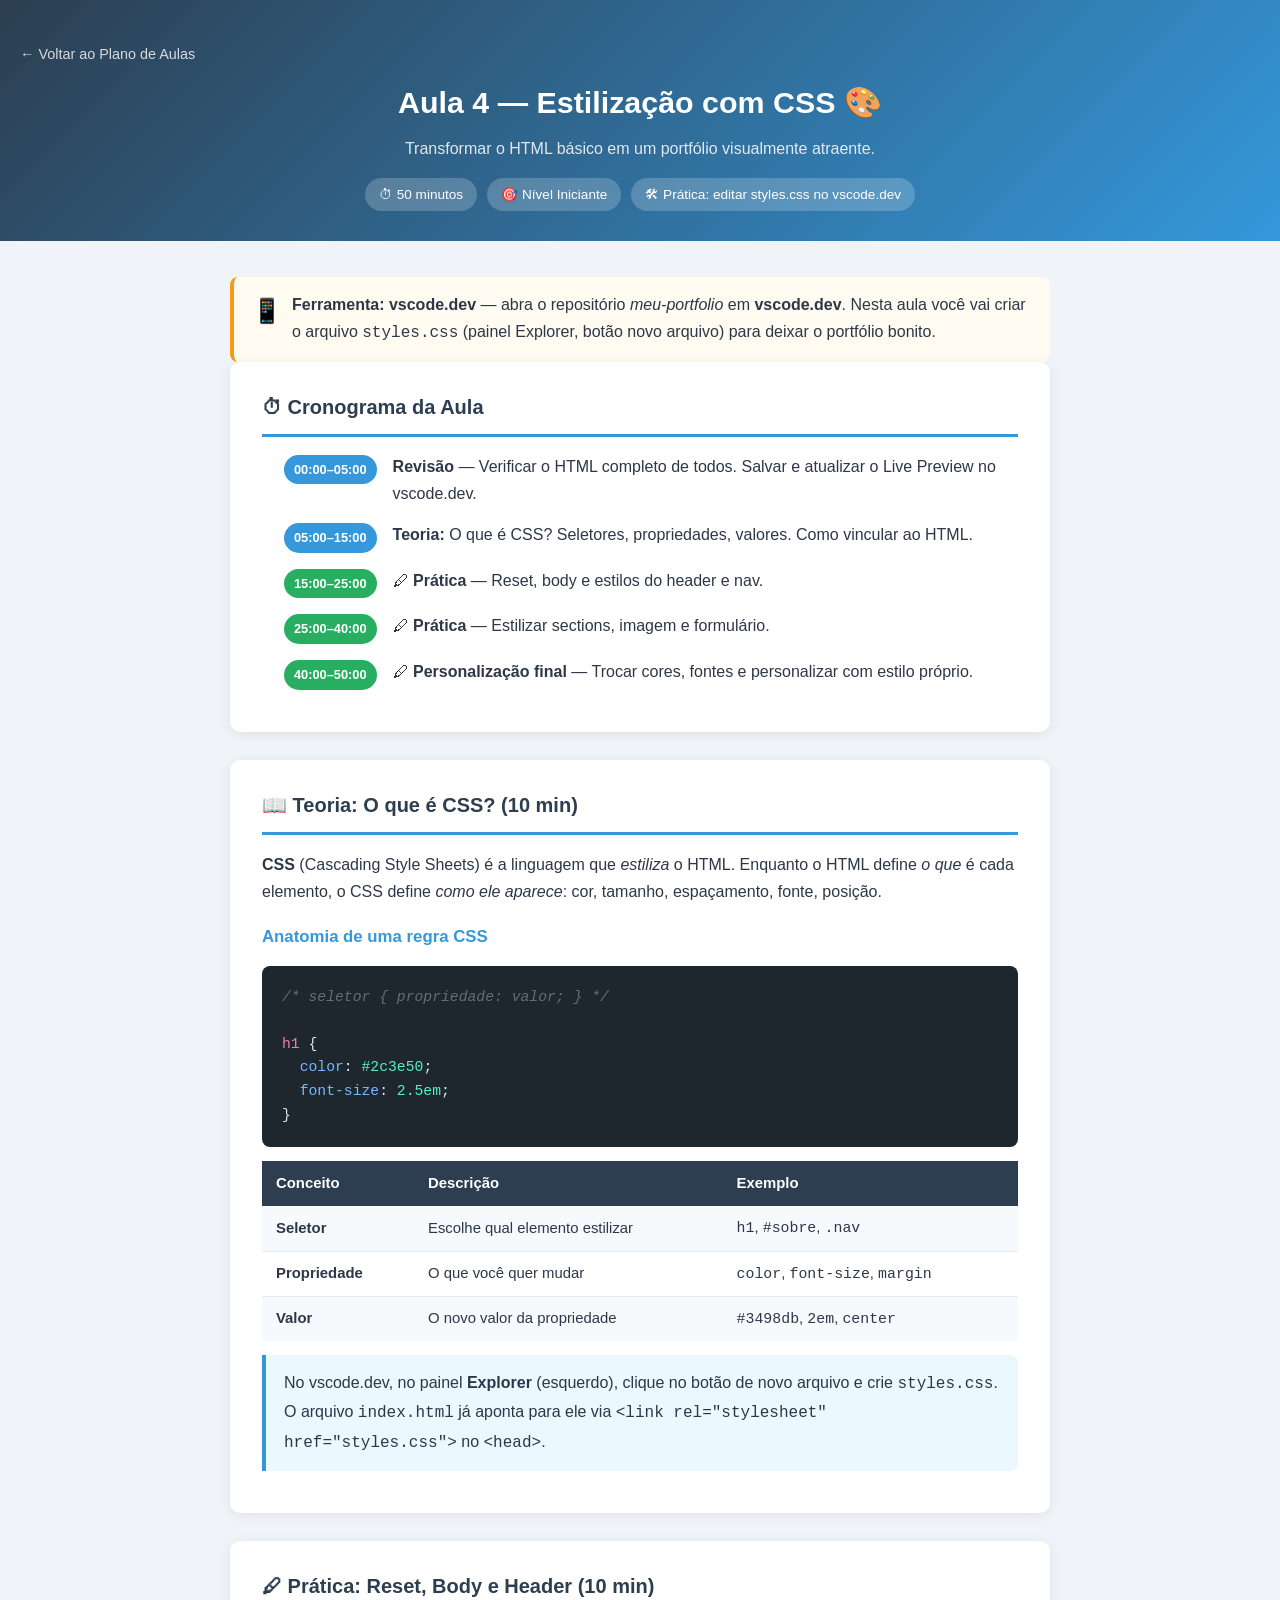
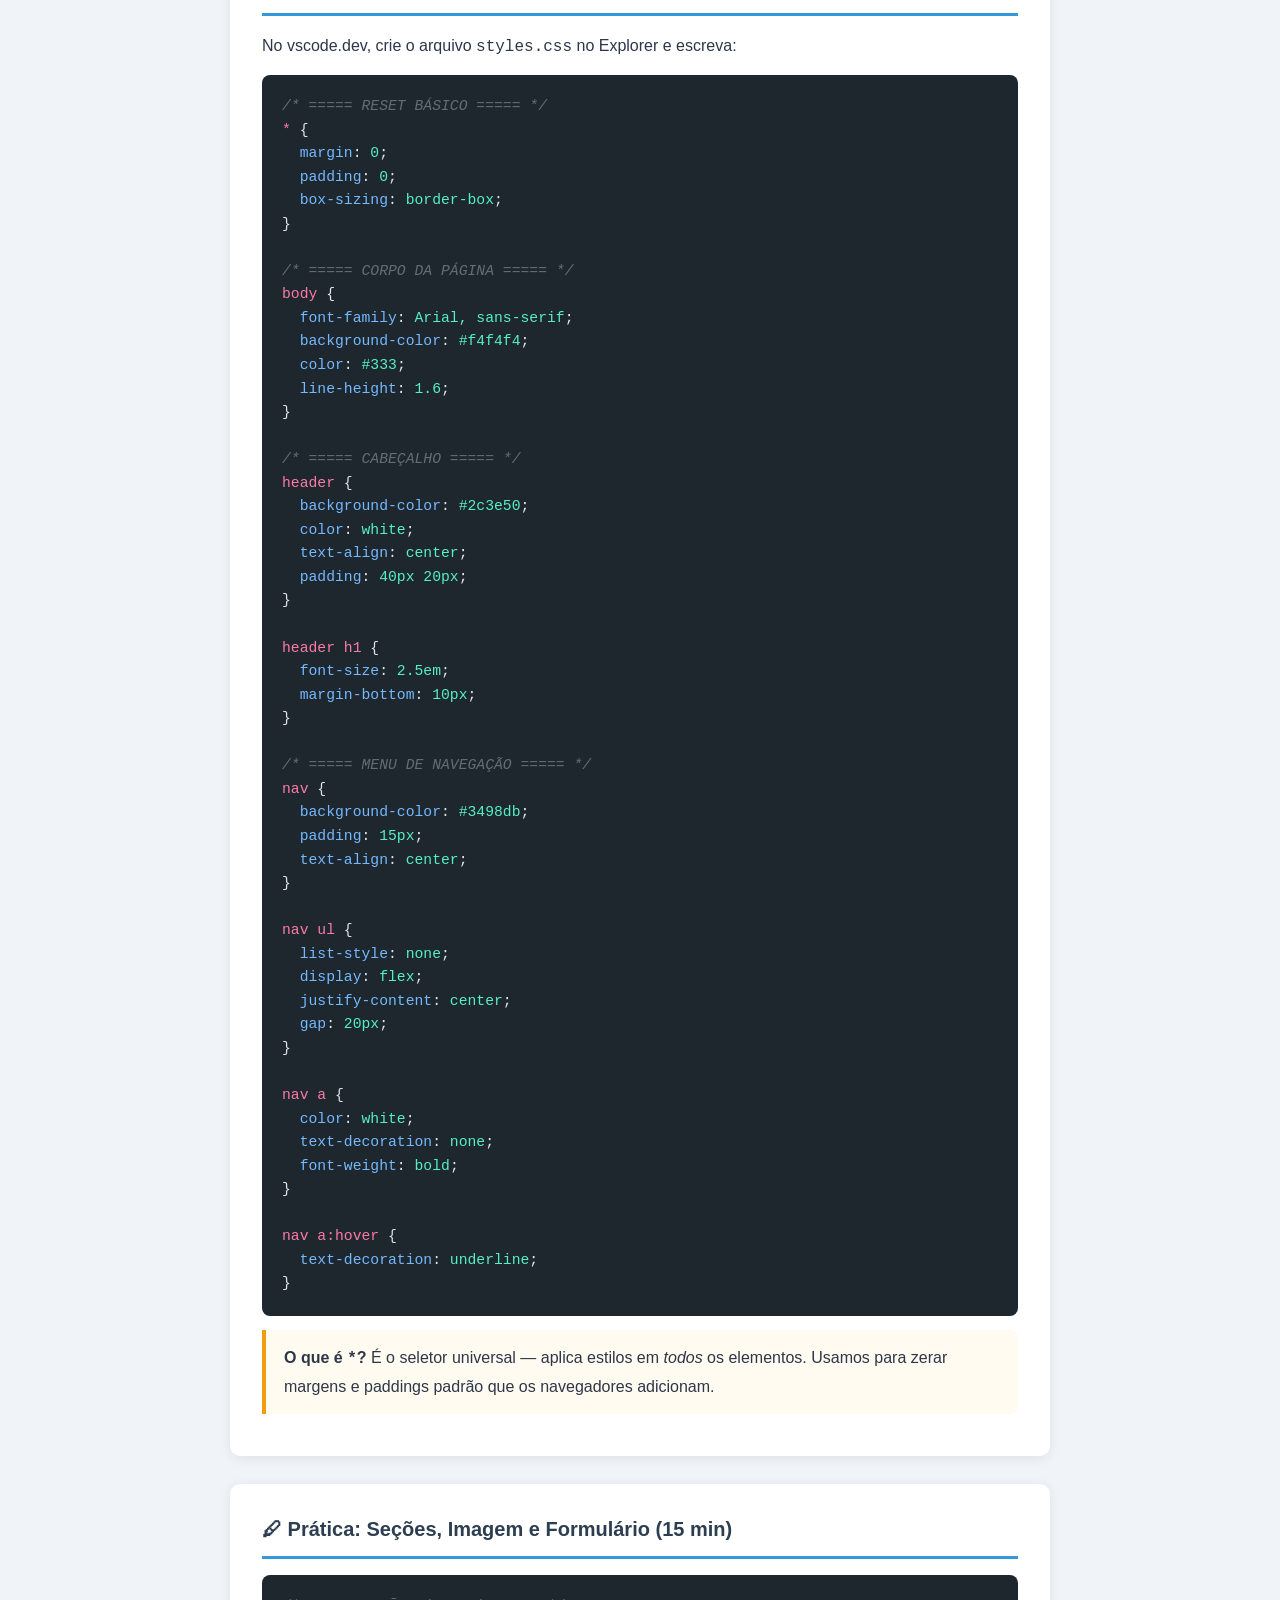
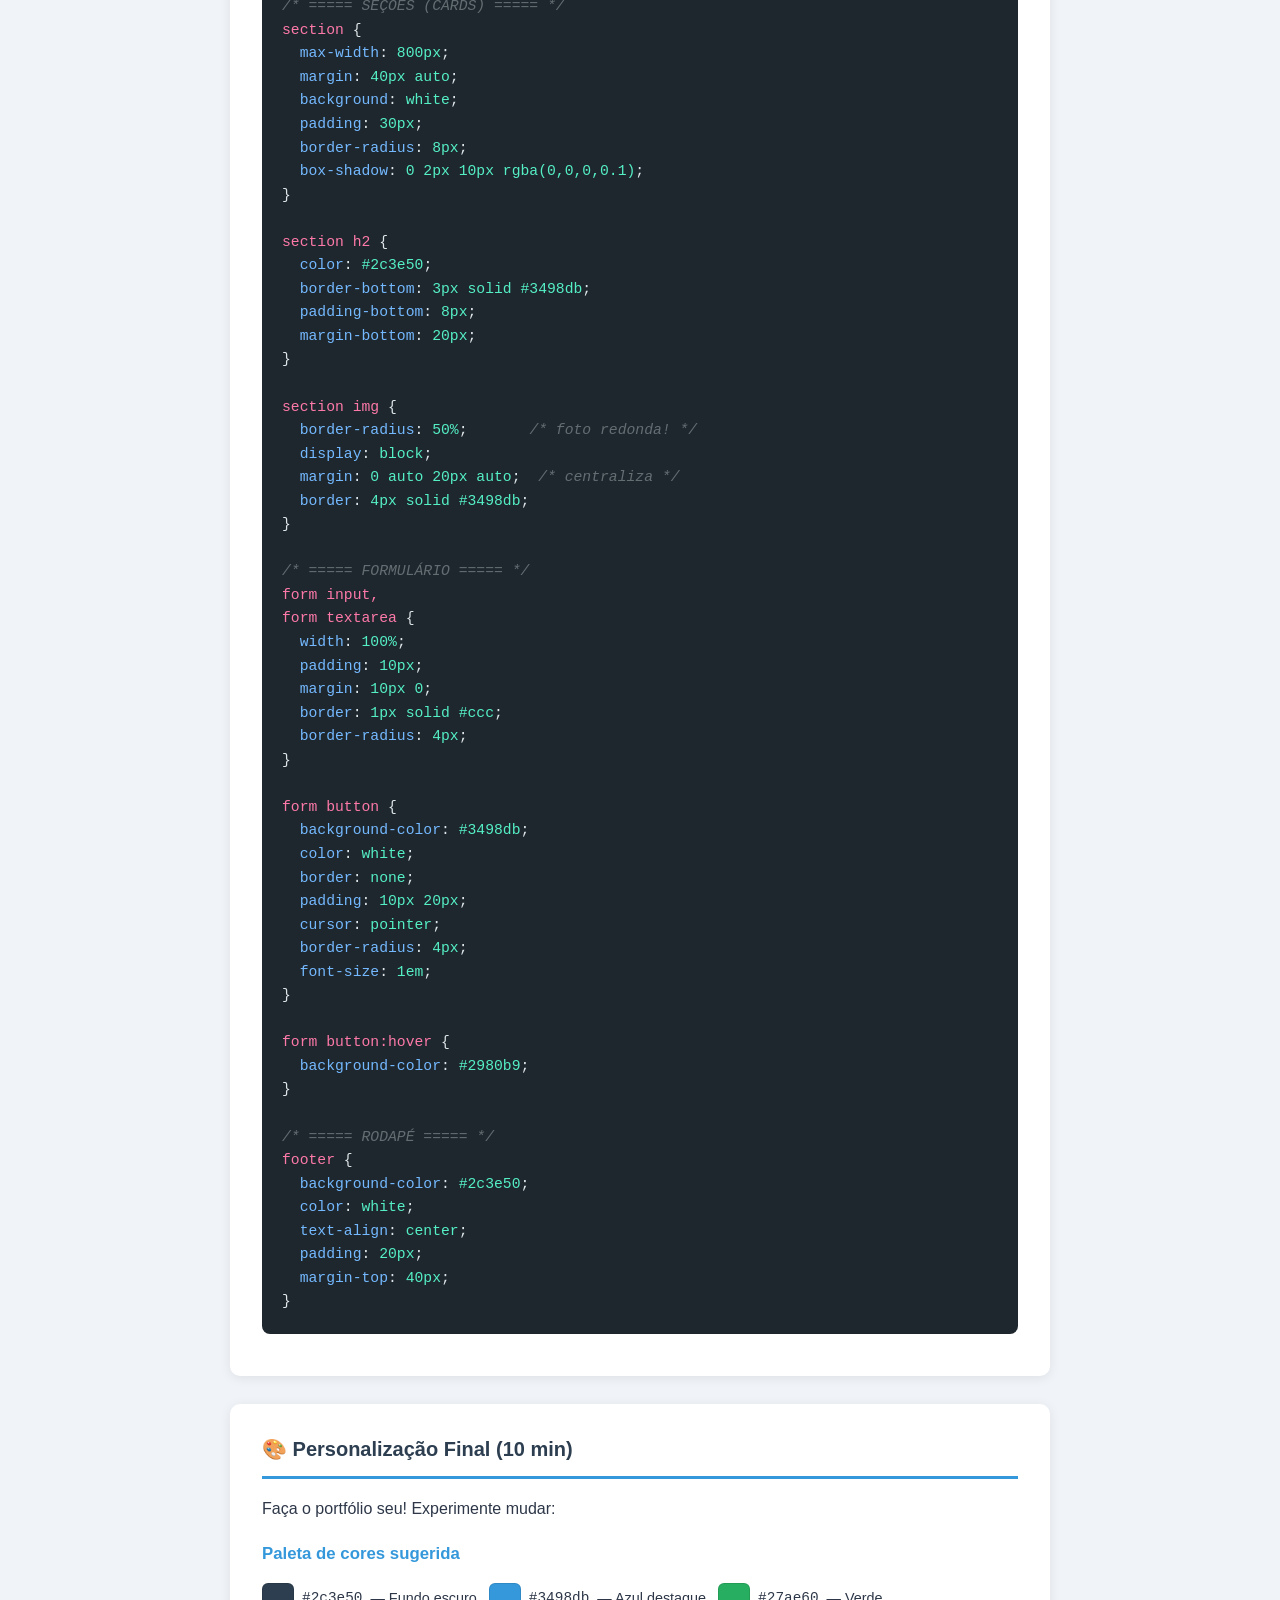
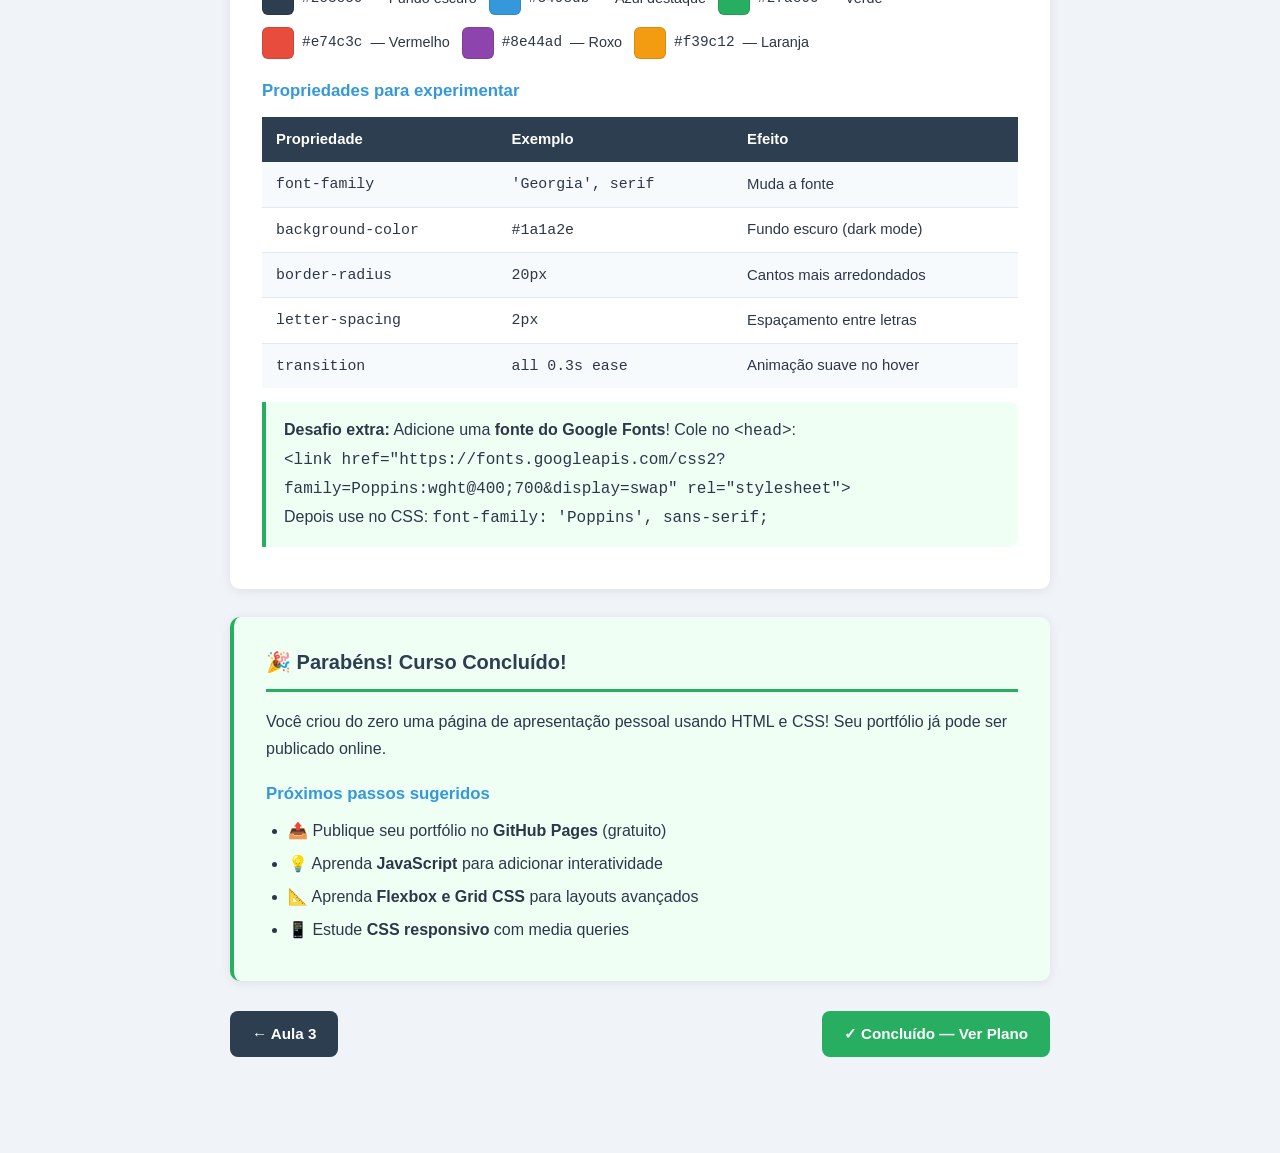
<file: aula4.html>
<!DOCTYPE html>
<html lang="pt-br">
<head>
  <meta charset="UTF-8" />
  <meta name="viewport" content="width=device-width, initial-scale=1.0" />
  <title>Aula 4 — Estilização com CSS</title>
  <style>
    * { margin: 0; padding: 0; box-sizing: border-box; }
    body { font-family: 'Segoe UI', Arial, sans-serif; background: #f0f4f8; color: #2d3748; line-height: 1.7; }

    header {
      background: linear-gradient(135deg, #2c3e50, #3498db);
      color: white;
      padding: 40px 20px 30px;
      text-align: center;
    }
    header .nav-back { text-align: left; margin-bottom: 10px; }
    header .nav-back a { color: rgba(255,255,255,.8); text-decoration: none; font-size: .9em; }
    header .nav-back a:hover { color: white; }
    header h1 { font-size: 1.9em; margin-bottom: 6px; }
    header p  { opacity: .85; }
    header .badges { margin-top: 16px; display: flex; gap: 10px; justify-content: center; flex-wrap: wrap; }
    header .badge { background: rgba(255,255,255,.2); padding: 5px 14px; border-radius: 20px; font-size: .85em; }

    main { max-width: 860px; margin: 36px auto; padding: 0 20px 60px; }

    .card {
      background: white;
      border-radius: 10px;
      padding: 28px 32px;
      margin-bottom: 28px;
      box-shadow: 0 2px 12px rgba(0,0,0,.08);
    }
    .card h2 { color: #2c3e50; margin-bottom: 16px; font-size: 1.25em; padding-bottom: 10px; border-bottom: 3px solid #3498db; }
    .card h3 { color: #3498db; margin: 18px 0 8px; font-size: 1.05em; }
    .card p  { margin-bottom: 10px; }
    .card ul, .card ol { padding-left: 22px; margin-bottom: 10px; }
    .card li { margin-bottom: 6px; }

    .timeline { list-style: none; padding: 0; }
    .timeline li { display: flex; gap: 16px; margin-bottom: 14px; align-items: flex-start; }
    .timeline .tempo {
      flex-shrink: 0; background: #3498db; color: white;
      font-size: .8em; font-weight: 700;
      padding: 4px 10px; border-radius: 20px;
      min-width: 76px; text-align: center; margin-top: 2px;
    }
    .timeline .tempo.pratica { background: #27ae60; }

    pre {
      background: #1e272e; color: #dfe6e9;
      border-radius: 8px; padding: 20px;
      overflow-x: auto; font-size: .92em;
      margin: 14px 0; line-height: 1.6;
    }
    code { font-family: 'Courier New', monospace; }

    .css-selector { color: #fd79a8; }
    .css-prop     { color: #74b9ff; }
    .css-value    { color: #55efc4; }
    .css-comment  { color: #636e72; font-style: italic; }
    .css-punct    { color: #dfe6e9; }

    .callout {
      border-left: 4px solid #3498db;
      background: #ebf8ff;
      padding: 14px 18px;
      border-radius: 0 8px 8px 0;
      margin: 14px 0;
    }
    .callout.verde { border-color: #27ae60; background: #f0fff4; }
    .callout.amarelo { border-color: #f39c12; background: #fffbf0; }

    .cores-demo {
      display: flex;
      gap: 12px;
      flex-wrap: wrap;
      margin: 14px 0;
    }
    .cor-item {
      display: flex;
      align-items: center;
      gap: 8px;
      font-size: .9em;
    }
    .cor-box {
      width: 32px; height: 32px;
      border-radius: 6px;
      border: 1px solid rgba(0,0,0,.1);
      flex-shrink: 0;
    }

    table { width: 100%; border-collapse: collapse; margin-top: 12px; font-size: .93em; }
    th { background: #2c3e50; color: white; padding: 10px 14px; text-align: left; }
    td { padding: 9px 14px; border-bottom: 1px solid #e2e8f0; }
    tr:last-child td { border-bottom: none; }
    tr:nth-child(even) td { background: #f7fafc; }

    .nav-aulas {
      display: flex;
      justify-content: space-between;
      margin-top: 30px;
      flex-wrap: wrap;
      gap: 12px;
    }
    .nav-aulas a {
      background: #2c3e50;
      color: white;
      text-decoration: none;
      padding: 10px 22px;
      border-radius: 8px;
      font-weight: 600;
      font-size: .95em;
    }
    .nav-aulas a:hover { background: #3498db; }
    .nav-aulas a.concluido { background: #27ae60; }
    .nav-aulas a.concluido:hover { background: #219150; }

    /* ===== RESPONSIVO: TABLET E CELULAR ===== */
    @media (max-width: 768px) {
      header { padding: 30px 16px 22px; }
      header h1 { font-size: 1.4em; }
      header p  { font-size: .95em; }
      header .badges { gap: 6px; }
      header .badge { font-size: .8em; padding: 4px 10px; }

      main { margin: 20px auto; padding: 0 14px 40px; }

      .card { padding: 20px 18px; }
      .card h2 { font-size: 1.1em; }

      .timeline li { flex-direction: column; gap: 6px; }
      .timeline .tempo { min-width: auto; align-self: flex-start; }

      pre { font-size: .82em; padding: 14px; }

      table { font-size: .85em; }
      th, td { padding: 8px 10px; }

      .cores-demo { flex-direction: column; gap: 8px; }

      .nav-aulas a { flex: 1; text-align: center; padding: 12px 10px; font-size: .9em; }
    }

    @media (max-width: 480px) {
      header h1 { font-size: 1.15em; }
      .card h2 { font-size: 1em; }
      pre { font-size: .75em; }
      table { display: block; overflow-x: auto; }
    }
  </style>
</head>
<body>

<header>
  <div class="nav-back"><a href="index.html">← Voltar ao Plano de Aulas</a></div>
  <h1>Aula 4 — Estilização com CSS 🎨</h1>
  <p>Transformar o HTML básico em um portfólio visualmente atraente.</p>
  <div class="badges">
    <span class="badge">⏱ 50 minutos</span>
    <span class="badge">🎯 Nível Iniciante</span>
    <span class="badge">🛠 Prática: editar styles.css no vscode.dev</span>
  </div>
</header>

<main>

  <div class="callout amarelo" style="margin: 24px 0 0; border-radius: 8px; display:flex; gap:10px; align-items:flex-start;">
    <span style="font-size:1.5em; flex-shrink:0">📱</span>
    <div><strong>Ferramenta: vscode.dev</strong> — abra o repositório <em>meu-portfolio</em> em <strong>vscode.dev</strong>. Nesta aula você vai criar o arquivo <code>styles.css</code> (painel Explorer, botão novo arquivo) para deixar o portfólio bonito.</div>
  </div>

  <!-- CRONOGRAMA -->
  <div class="card">
    <h2>⏱ Cronograma da Aula</h2>
    <ul class="timeline">
      <li>
        <span class="tempo">00:00–05:00</span>
        <div><strong>Revisão</strong> — Verificar o HTML completo de todos. Salvar e atualizar o Live Preview no vscode.dev.</div>
      </li>
      <li>
        <span class="tempo">05:00–15:00</span>
        <div><strong>Teoria:</strong> O que é CSS? Seletores, propriedades, valores. Como vincular ao HTML.</div>
      </li>
      <li>
        <span class="tempo pratica">15:00–25:00</span>
        <div>🖊 <strong>Prática</strong> — Reset, body e estilos do header e nav.</div>
      </li>
      <li>
        <span class="tempo pratica">25:00–40:00</span>
        <div>🖊 <strong>Prática</strong> — Estilizar sections, imagem e formulário.</div>
      </li>
      <li>
        <span class="tempo pratica">40:00–50:00</span>
        <div>🖊 <strong>Personalização final</strong> — Trocar cores, fontes e personalizar com estilo próprio.</div>
      </li>
    </ul>
  </div>

  <!-- O QUE É CSS -->
  <div class="card">
    <h2>📖 Teoria: O que é CSS? (10 min)</h2>
    <p><strong>CSS</strong> (Cascading Style Sheets) é a linguagem que <em>estiliza</em> o HTML. Enquanto o HTML define <em>o que</em> é cada elemento, o CSS define <em>como ele aparece</em>: cor, tamanho, espaçamento, fonte, posição.</p>

    <h3>Anatomia de uma regra CSS</h3>
    <pre><code><span class="css-comment">/* seletor { propriedade: valor; } */</span>

<span class="css-selector">h1</span> <span class="css-punct">{</span>
  <span class="css-prop">color</span><span class="css-punct">:</span> <span class="css-value">#2c3e50</span><span class="css-punct">;</span>
  <span class="css-prop">font-size</span><span class="css-punct">:</span> <span class="css-value">2.5em</span><span class="css-punct">;</span>
<span class="css-punct">}</span></code></pre>

    <table>
      <tr><th>Conceito</th><th>Descrição</th><th>Exemplo</th></tr>
      <tr><td><strong>Seletor</strong></td><td>Escolhe qual elemento estilizar</td><td><code>h1</code>, <code>#sobre</code>, <code>.nav</code></td></tr>
      <tr><td><strong>Propriedade</strong></td><td>O que você quer mudar</td><td><code>color</code>, <code>font-size</code>, <code>margin</code></td></tr>
      <tr><td><strong>Valor</strong></td><td>O novo valor da propriedade</td><td><code>#3498db</code>, <code>2em</code>, <code>center</code></td></tr>
    </table>

    <div class="callout">
      No vscode.dev, no painel <strong>Explorer</strong> (esquerdo), clique no botão de novo arquivo e crie <code>styles.css</code>. O arquivo <code>index.html</code> já aponta para ele via <code>&lt;link rel="stylesheet" href="styles.css"&gt;</code> no <code>&lt;head&gt;</code>.
    </div>
  </div>

  <!-- RESET + BODY + HEADER -->
  <div class="card">
    <h2>🖊 Prática: Reset, Body e Header (10 min)</h2>
    <p>No vscode.dev, crie o arquivo <code>styles.css</code> no Explorer e escreva:</p>

    <pre><code><span class="css-comment">/* ===== RESET BÁSICO ===== */</span>
<span class="css-selector">*</span> <span class="css-punct">{</span>
  <span class="css-prop">margin</span><span class="css-punct">:</span> <span class="css-value">0</span><span class="css-punct">;</span>
  <span class="css-prop">padding</span><span class="css-punct">:</span> <span class="css-value">0</span><span class="css-punct">;</span>
  <span class="css-prop">box-sizing</span><span class="css-punct">:</span> <span class="css-value">border-box</span><span class="css-punct">;</span>
<span class="css-punct">}</span>

<span class="css-comment">/* ===== CORPO DA PÁGINA ===== */</span>
<span class="css-selector">body</span> <span class="css-punct">{</span>
  <span class="css-prop">font-family</span><span class="css-punct">:</span> <span class="css-value">Arial, sans-serif</span><span class="css-punct">;</span>
  <span class="css-prop">background-color</span><span class="css-punct">:</span> <span class="css-value">#f4f4f4</span><span class="css-punct">;</span>
  <span class="css-prop">color</span><span class="css-punct">:</span> <span class="css-value">#333</span><span class="css-punct">;</span>
  <span class="css-prop">line-height</span><span class="css-punct">:</span> <span class="css-value">1.6</span><span class="css-punct">;</span>
<span class="css-punct">}</span>

<span class="css-comment">/* ===== CABEÇALHO ===== */</span>
<span class="css-selector">header</span> <span class="css-punct">{</span>
  <span class="css-prop">background-color</span><span class="css-punct">:</span> <span class="css-value">#2c3e50</span><span class="css-punct">;</span>
  <span class="css-prop">color</span><span class="css-punct">:</span> <span class="css-value">white</span><span class="css-punct">;</span>
  <span class="css-prop">text-align</span><span class="css-punct">:</span> <span class="css-value">center</span><span class="css-punct">;</span>
  <span class="css-prop">padding</span><span class="css-punct">:</span> <span class="css-value">40px 20px</span><span class="css-punct">;</span>
<span class="css-punct">}</span>

<span class="css-selector">header h1</span> <span class="css-punct">{</span>
  <span class="css-prop">font-size</span><span class="css-punct">:</span> <span class="css-value">2.5em</span><span class="css-punct">;</span>
  <span class="css-prop">margin-bottom</span><span class="css-punct">:</span> <span class="css-value">10px</span><span class="css-punct">;</span>
<span class="css-punct">}</span>

<span class="css-comment">/* ===== MENU DE NAVEGAÇÃO ===== */</span>
<span class="css-selector">nav</span> <span class="css-punct">{</span>
  <span class="css-prop">background-color</span><span class="css-punct">:</span> <span class="css-value">#3498db</span><span class="css-punct">;</span>
  <span class="css-prop">padding</span><span class="css-punct">:</span> <span class="css-value">15px</span><span class="css-punct">;</span>
  <span class="css-prop">text-align</span><span class="css-punct">:</span> <span class="css-value">center</span><span class="css-punct">;</span>
<span class="css-punct">}</span>

<span class="css-selector">nav ul</span> <span class="css-punct">{</span>
  <span class="css-prop">list-style</span><span class="css-punct">:</span> <span class="css-value">none</span><span class="css-punct">;</span>
  <span class="css-prop">display</span><span class="css-punct">:</span> <span class="css-value">flex</span><span class="css-punct">;</span>
  <span class="css-prop">justify-content</span><span class="css-punct">:</span> <span class="css-value">center</span><span class="css-punct">;</span>
  <span class="css-prop">gap</span><span class="css-punct">:</span> <span class="css-value">20px</span><span class="css-punct">;</span>
<span class="css-punct">}</span>

<span class="css-selector">nav a</span> <span class="css-punct">{</span>
  <span class="css-prop">color</span><span class="css-punct">:</span> <span class="css-value">white</span><span class="css-punct">;</span>
  <span class="css-prop">text-decoration</span><span class="css-punct">:</span> <span class="css-value">none</span><span class="css-punct">;</span>
  <span class="css-prop">font-weight</span><span class="css-punct">:</span> <span class="css-value">bold</span><span class="css-punct">;</span>
<span class="css-punct">}</span>

<span class="css-selector">nav a:hover</span> <span class="css-punct">{</span>
  <span class="css-prop">text-decoration</span><span class="css-punct">:</span> <span class="css-value">underline</span><span class="css-punct">;</span>
<span class="css-punct">}</span></code></pre>

    <div class="callout amarelo">
      <strong>O que é <code>*</code>?</strong> É o seletor universal — aplica estilos em <em>todos</em> os elementos. Usamos para zerar margens e paddings padrão que os navegadores adicionam.
    </div>
  </div>

  <!-- SECTIONS + FORM -->
  <div class="card">
    <h2>🖊 Prática: Seções, Imagem e Formulário (15 min)</h2>

    <pre><code><span class="css-comment">/* ===== SEÇÕES (CARDS) ===== */</span>
<span class="css-selector">section</span> <span class="css-punct">{</span>
  <span class="css-prop">max-width</span><span class="css-punct">:</span> <span class="css-value">800px</span><span class="css-punct">;</span>
  <span class="css-prop">margin</span><span class="css-punct">:</span> <span class="css-value">40px auto</span><span class="css-punct">;</span>
  <span class="css-prop">background</span><span class="css-punct">:</span> <span class="css-value">white</span><span class="css-punct">;</span>
  <span class="css-prop">padding</span><span class="css-punct">:</span> <span class="css-value">30px</span><span class="css-punct">;</span>
  <span class="css-prop">border-radius</span><span class="css-punct">:</span> <span class="css-value">8px</span><span class="css-punct">;</span>
  <span class="css-prop">box-shadow</span><span class="css-punct">:</span> <span class="css-value">0 2px 10px rgba(0,0,0,0.1)</span><span class="css-punct">;</span>
<span class="css-punct">}</span>

<span class="css-selector">section h2</span> <span class="css-punct">{</span>
  <span class="css-prop">color</span><span class="css-punct">:</span> <span class="css-value">#2c3e50</span><span class="css-punct">;</span>
  <span class="css-prop">border-bottom</span><span class="css-punct">:</span> <span class="css-value">3px solid #3498db</span><span class="css-punct">;</span>
  <span class="css-prop">padding-bottom</span><span class="css-punct">:</span> <span class="css-value">8px</span><span class="css-punct">;</span>
  <span class="css-prop">margin-bottom</span><span class="css-punct">:</span> <span class="css-value">20px</span><span class="css-punct">;</span>
<span class="css-punct">}</span>

<span class="css-selector">section img</span> <span class="css-punct">{</span>
  <span class="css-prop">border-radius</span><span class="css-punct">:</span> <span class="css-value">50%</span><span class="css-punct">;</span>       <span class="css-comment">/* foto redonda! */</span>
  <span class="css-prop">display</span><span class="css-punct">:</span> <span class="css-value">block</span><span class="css-punct">;</span>
  <span class="css-prop">margin</span><span class="css-punct">:</span> <span class="css-value">0 auto 20px auto</span><span class="css-punct">;</span>  <span class="css-comment">/* centraliza */</span>
  <span class="css-prop">border</span><span class="css-punct">:</span> <span class="css-value">4px solid #3498db</span><span class="css-punct">;</span>
<span class="css-punct">}</span>

<span class="css-comment">/* ===== FORMULÁRIO ===== */</span>
<span class="css-selector">form input,
form textarea</span> <span class="css-punct">{</span>
  <span class="css-prop">width</span><span class="css-punct">:</span> <span class="css-value">100%</span><span class="css-punct">;</span>
  <span class="css-prop">padding</span><span class="css-punct">:</span> <span class="css-value">10px</span><span class="css-punct">;</span>
  <span class="css-prop">margin</span><span class="css-punct">:</span> <span class="css-value">10px 0</span><span class="css-punct">;</span>
  <span class="css-prop">border</span><span class="css-punct">:</span> <span class="css-value">1px solid #ccc</span><span class="css-punct">;</span>
  <span class="css-prop">border-radius</span><span class="css-punct">:</span> <span class="css-value">4px</span><span class="css-punct">;</span>
<span class="css-punct">}</span>

<span class="css-selector">form button</span> <span class="css-punct">{</span>
  <span class="css-prop">background-color</span><span class="css-punct">:</span> <span class="css-value">#3498db</span><span class="css-punct">;</span>
  <span class="css-prop">color</span><span class="css-punct">:</span> <span class="css-value">white</span><span class="css-punct">;</span>
  <span class="css-prop">border</span><span class="css-punct">:</span> <span class="css-value">none</span><span class="css-punct">;</span>
  <span class="css-prop">padding</span><span class="css-punct">:</span> <span class="css-value">10px 20px</span><span class="css-punct">;</span>
  <span class="css-prop">cursor</span><span class="css-punct">:</span> <span class="css-value">pointer</span><span class="css-punct">;</span>
  <span class="css-prop">border-radius</span><span class="css-punct">:</span> <span class="css-value">4px</span><span class="css-punct">;</span>
  <span class="css-prop">font-size</span><span class="css-punct">:</span> <span class="css-value">1em</span><span class="css-punct">;</span>
<span class="css-punct">}</span>

<span class="css-selector">form button:hover</span> <span class="css-punct">{</span>
  <span class="css-prop">background-color</span><span class="css-punct">:</span> <span class="css-value">#2980b9</span><span class="css-punct">;</span>
<span class="css-punct">}</span>

<span class="css-comment">/* ===== RODAPÉ ===== */</span>
<span class="css-selector">footer</span> <span class="css-punct">{</span>
  <span class="css-prop">background-color</span><span class="css-punct">:</span> <span class="css-value">#2c3e50</span><span class="css-punct">;</span>
  <span class="css-prop">color</span><span class="css-punct">:</span> <span class="css-value">white</span><span class="css-punct">;</span>
  <span class="css-prop">text-align</span><span class="css-punct">:</span> <span class="css-value">center</span><span class="css-punct">;</span>
  <span class="css-prop">padding</span><span class="css-punct">:</span> <span class="css-value">20px</span><span class="css-punct">;</span>
  <span class="css-prop">margin-top</span><span class="css-punct">:</span> <span class="css-value">40px</span><span class="css-punct">;</span>
<span class="css-punct">}</span></code></pre>
  </div>

  <!-- PERSONALIZAÇÃO -->
  <div class="card">
    <h2>🎨 Personalização Final (10 min)</h2>
    <p>Faça o portfólio seu! Experimente mudar:</p>

    <h3>Paleta de cores sugerida</h3>
    <div class="cores-demo">
      <div class="cor-item"><div class="cor-box" style="background:#2c3e50"></div><code>#2c3e50</code> — Fundo escuro</div>
      <div class="cor-item"><div class="cor-box" style="background:#3498db"></div><code>#3498db</code> — Azul destaque</div>
      <div class="cor-item"><div class="cor-box" style="background:#27ae60"></div><code>#27ae60</code> — Verde</div>
      <div class="cor-item"><div class="cor-box" style="background:#e74c3c"></div><code>#e74c3c</code> — Vermelho</div>
      <div class="cor-item"><div class="cor-box" style="background:#8e44ad"></div><code>#8e44ad</code> — Roxo</div>
      <div class="cor-item"><div class="cor-box" style="background:#f39c12"></div><code>#f39c12</code> — Laranja</div>
    </div>

    <h3>Propriedades para experimentar</h3>
    <table>
      <tr><th>Propriedade</th><th>Exemplo</th><th>Efeito</th></tr>
      <tr><td><code>font-family</code></td><td><code>'Georgia', serif</code></td><td>Muda a fonte</td></tr>
      <tr><td><code>background-color</code></td><td><code>#1a1a2e</code></td><td>Fundo escuro (dark mode)</td></tr>
      <tr><td><code>border-radius</code></td><td><code>20px</code></td><td>Cantos mais arredondados</td></tr>
      <tr><td><code>letter-spacing</code></td><td><code>2px</code></td><td>Espaçamento entre letras</td></tr>
      <tr><td><code>transition</code></td><td><code>all 0.3s ease</code></td><td>Animação suave no hover</td></tr>
    </table>

    <div class="callout verde">
      <strong>Desafio extra:</strong> Adicione uma <strong>fonte do Google Fonts</strong>! Cole no <code>&lt;head&gt;</code>:
      <br><code>&lt;link href="https://fonts.googleapis.com/css2?family=Poppins:wght@400;700&amp;display=swap" rel="stylesheet"&gt;</code>
      <br>Depois use no CSS: <code>font-family: 'Poppins', sans-serif;</code>
    </div>
  </div>

  <!-- PARABÉNS -->
  <div class="card" style="border-left: 4px solid #27ae60; background: #f0fff4;">
    <h2 style="border-color: #27ae60;">🎉 Parabéns! Curso Concluído!</h2>
    <p>Você criou do zero uma página de apresentação pessoal usando HTML e CSS! Seu portfólio já pode ser publicado online.</p>
    <h3>Próximos passos sugeridos</h3>
    <ul>
      <li>📤 Publique seu portfólio no <strong>GitHub Pages</strong> (gratuito)</li>
      <li>💡 Aprenda <strong>JavaScript</strong> para adicionar interatividade</li>
      <li>📐 Aprenda <strong>Flexbox e Grid CSS</strong> para layouts avançados</li>
      <li>📱 Estude <strong>CSS responsivo</strong> com media queries</li>
    </ul>
  </div>

  <div class="nav-aulas">
    <a href="aula3.html">← Aula 3</a>
    <a class="concluido" href="index.html">✓ Concluído — Ver Plano</a>
  </div>

</main>
</body>
</html>
</file>
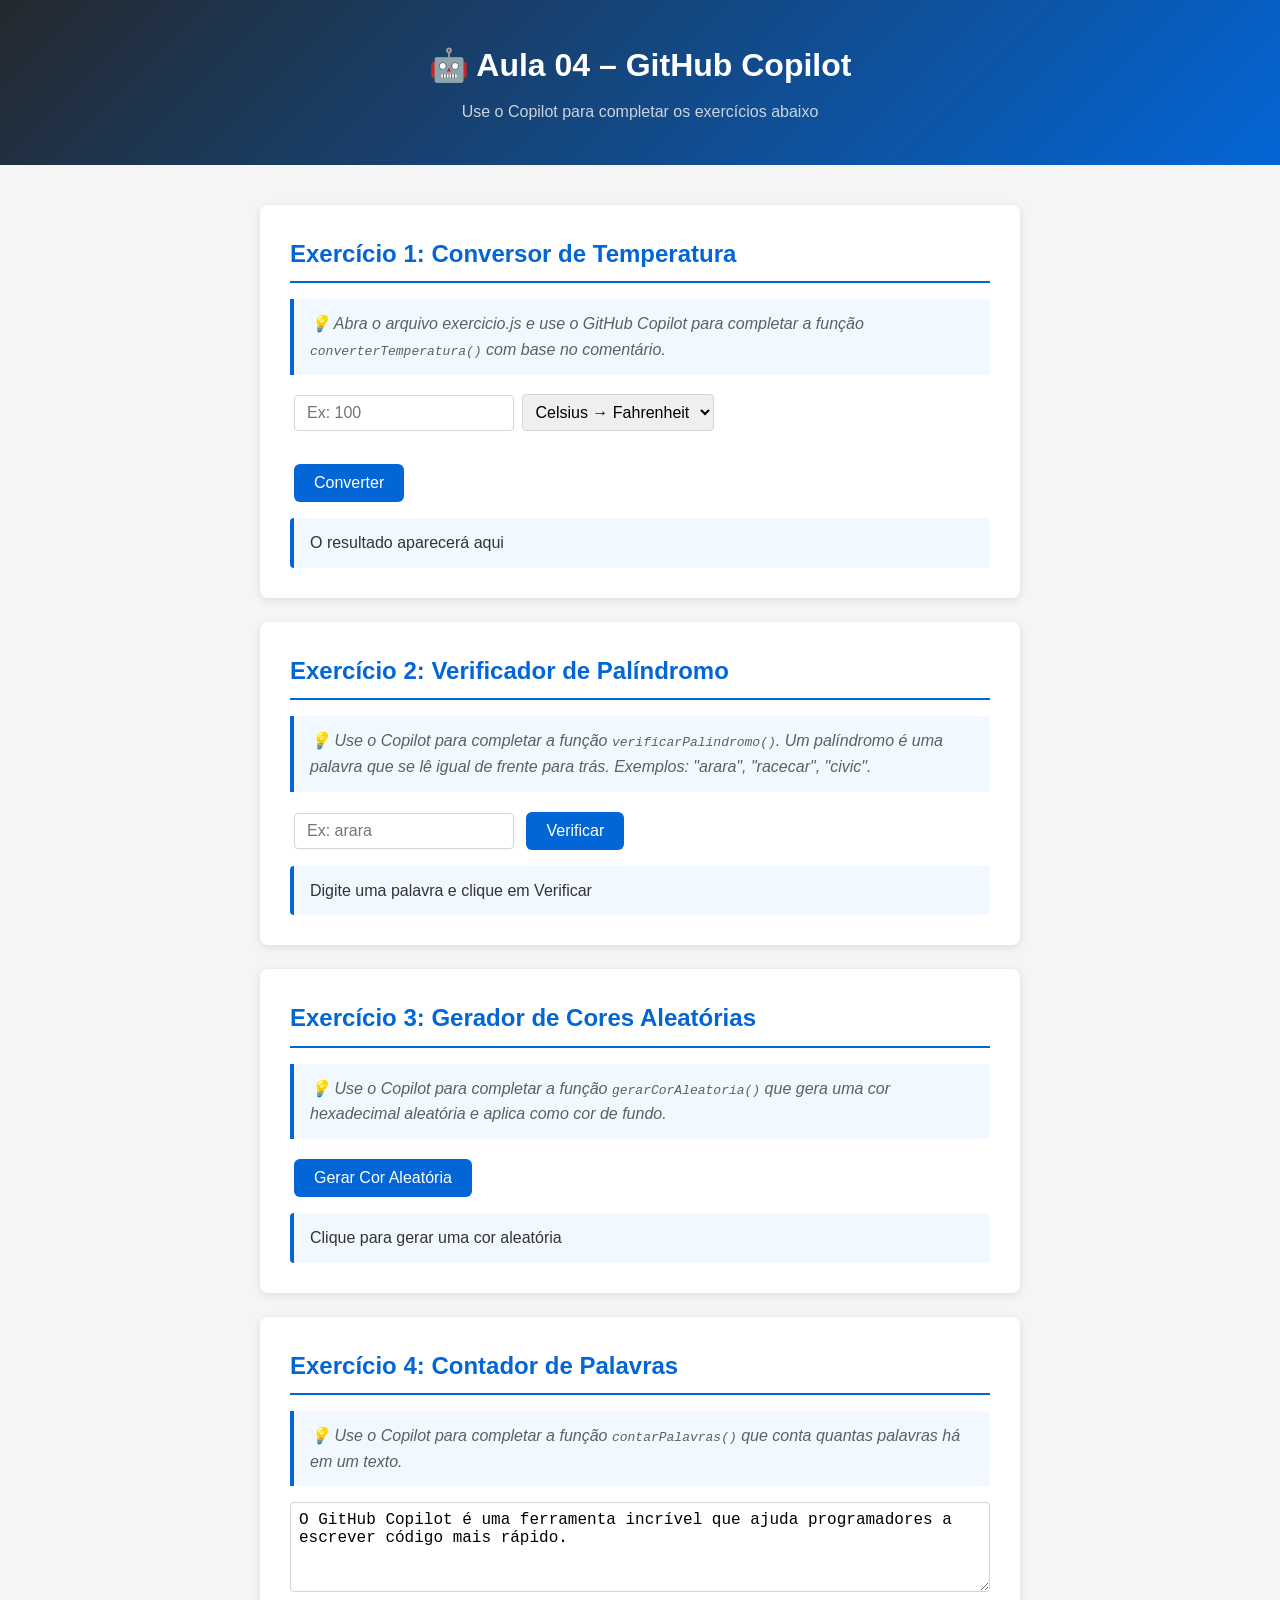
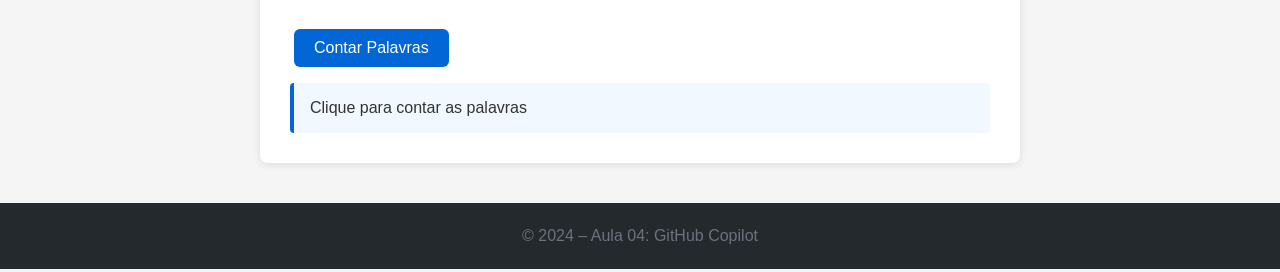
<file: aula_04_github_copilot/exercicio.html>
<!DOCTYPE html>
<html lang="pt-BR">
  <head>
    <meta charset="UTF-8" />
    <meta name="viewport" content="width=device-width, initial-scale=1.0" />
    <title>Aula 04 – GitHub Copilot: Exercício</title>
    <style>
      /* TODO: Use o GitHub Copilot para sugerir estilos para esta página!
         Dica: posicione o cursor após esta linha e espere as sugestões do Copilot. */
      * { box-sizing: border-box; margin: 0; padding: 0; }
      body {
        font-family: Arial, sans-serif;
        background-color: #f5f5f5;
        color: #333;
        line-height: 1.6;
      }
      header {
        background: linear-gradient(135deg, #24292e, #0366d6);
        color: white;
        padding: 40px 20px;
        text-align: center;
      }
      header h1 { font-size: 2rem; margin-bottom: 8px; }
      header p { color: #cdd3dc; }
      main {
        max-width: 800px;
        margin: 40px auto;
        padding: 0 20px;
      }
      .secao {
        background: white;
        border-radius: 8px;
        padding: 30px;
        margin-bottom: 24px;
        box-shadow: 0 2px 8px rgba(0,0,0,0.1);
      }
      .secao h2 {
        color: #0366d6;
        border-bottom: 2px solid #0366d6;
        padding-bottom: 8px;
        margin-bottom: 16px;
      }
      .instrucao {
        background: #f1f8ff;
        border-left: 4px solid #0366d6;
        padding: 12px 16px;
        border-radius: 0 4px 4px 0;
        margin-bottom: 16px;
        font-style: italic;
        color: #586069;
      }
      button {
        background-color: #0366d6;
        color: white;
        border: none;
        padding: 10px 20px;
        border-radius: 6px;
        cursor: pointer;
        font-size: 1rem;
        margin: 4px;
      }
      button:hover { background-color: #0256b9; }
      input[type="text"] {
        padding: 8px 12px;
        border: 1px solid #d1d5da;
        border-radius: 4px;
        font-size: 1rem;
        margin: 4px;
        width: 220px;
      }
      .resultado {
        margin-top: 12px;
        padding: 12px 16px;
        background: #f1f8ff;
        border-left: 4px solid #0366d6;
        border-radius: 4px;
        min-height: 40px;
      }
      footer {
        background-color: #24292e;
        color: #6a737d;
        text-align: center;
        padding: 20px;
        margin-top: 40px;
      }
    </style>
  </head>
  <body>

    <header>
      <h1>🤖 Aula 04 – GitHub Copilot</h1>
      <p>Use o Copilot para completar os exercícios abaixo</p>
    </header>

    <main>

      <!-- EXERCÍCIO 1 -->
      <section class="secao">
        <h2>Exercício 1: Conversor de Temperatura</h2>
        <p class="instrucao">
          💡 Abra o arquivo exercicio.js e use o GitHub Copilot para completar a
          função <code>converterTemperatura()</code> com base no comentário.
        </p>
        <input type="text" id="temperatura" placeholder="Ex: 100" />
        <select id="unidade" style="padding:8px; border:1px solid #d1d5da; border-radius:4px; font-size:1rem;">
          <option value="celsius">Celsius → Fahrenheit</option>
          <option value="fahrenheit">Fahrenheit → Celsius</option>
        </select>
        <br /><br />
        <button onclick="converterTemperatura()">Converter</button>
        <div class="resultado" id="resultado-temperatura">O resultado aparecerá aqui</div>
      </section>

      <!-- EXERCÍCIO 2 -->
      <section class="secao">
        <h2>Exercício 2: Verificador de Palíndromo</h2>
        <p class="instrucao">
          💡 Use o Copilot para completar a função <code>verificarPalindromo()</code>.
          Um palíndromo é uma palavra que se lê igual de frente para trás.
          Exemplos: "arara", "racecar", "civic".
        </p>
        <input type="text" id="palavra" placeholder="Ex: arara" />
        <button onclick="verificarPalindromo()">Verificar</button>
        <div class="resultado" id="resultado-palindromo">Digite uma palavra e clique em Verificar</div>
      </section>

      <!-- EXERCÍCIO 3 -->
      <section class="secao">
        <h2>Exercício 3: Gerador de Cores Aleatórias</h2>
        <p class="instrucao">
          💡 Use o Copilot para completar a função <code>gerarCorAleatoria()</code>
          que gera uma cor hexadecimal aleatória e aplica como cor de fundo.
        </p>
        <button onclick="gerarCorAleatoria()">Gerar Cor Aleatória</button>
        <div class="resultado" id="resultado-cor">Clique para gerar uma cor aleatória</div>
      </section>

      <!-- EXERCÍCIO 4 -->
      <section class="secao">
        <h2>Exercício 4: Contador de Palavras</h2>
        <p class="instrucao">
          💡 Use o Copilot para completar a função <code>contarPalavras()</code>
          que conta quantas palavras há em um texto.
        </p>
        <textarea
          id="texto-palavras"
          rows="4"
          style="width:100%; padding:8px; border:1px solid #d1d5da; border-radius:4px; font-size:1rem; resize:vertical;"
          placeholder="Digite um texto aqui..."
        >O GitHub Copilot é uma ferramenta incrível que ajuda programadores a escrever código mais rápido.</textarea>
        <br /><br />
        <button onclick="contarPalavras()">Contar Palavras</button>
        <div class="resultado" id="resultado-palavras">Clique para contar as palavras</div>
      </section>

    </main>

    <footer>
      <p>&copy; 2024 – Aula 04: GitHub Copilot</p>
    </footer>

    <!-- Arquivo JavaScript com os exercícios para completar com o Copilot -->
    <script src="exercicio.js"></script>
  </body>
</html>
</file>
<file: aula_02_css/estilos.css>
/* ========================================
   AULA 02 – CSS: Estilizando sua Página
   ======================================== */

/* Reset básico */
* {
  box-sizing: border-box;
  margin: 0;
  padding: 0;
}

/* Estilos gerais */
body {
  font-family: Arial, Helvetica, sans-serif;
  font-size: 16px;
  line-height: 1.6;
  color: #333333;
  background-color: #f5f5f5;
}

/* ========================================
   CABEÇALHO
   ======================================== */
.cabecalho {
  background-color: #2c3e50;
  color: white;
  padding: 40px 20px;
  text-align: center;
}

.titulo-principal {
  font-size: 2.5rem;
  margin-bottom: 8px;
}

.subtitulo {
  font-size: 1.1rem;
  color: #bdc3c7;
}

/* ========================================
   NAVEGAÇÃO
   ======================================== */
.navegacao {
  background-color: #34495e;
  padding: 12px 20px;
  text-align: center;
}

.link-nav {
  color: white;
  text-decoration: none;
  margin: 0 16px;
  font-size: 1rem;
  padding: 6px 12px;
  border-radius: 4px;
  transition: background-color 0.3s;
}

.link-nav:hover {
  background-color: #2c3e50;
}

/* ========================================
   CONTEÚDO PRINCIPAL
   ======================================== */
.conteudo {
  max-width: 900px;
  margin: 40px auto;
  padding: 0 20px;
}

.secao {
  background-color: white;
  border-radius: 8px;
  padding: 30px;
  margin-bottom: 30px;
  box-shadow: 0 2px 8px rgba(0, 0, 0, 0.1);
}

.titulo-secao {
  font-size: 1.5rem;
  color: #2c3e50;
  margin-bottom: 16px;
  padding-bottom: 8px;
  border-bottom: 2px solid #3498db;
}

.texto {
  margin-bottom: 16px;
}

/* ========================================
   SEÇÃO CORES
   ======================================== */
.demonstracao-cores {
  display: flex;
  gap: 16px;
  flex-wrap: wrap;
}

.caixa-cor {
  flex: 1;
  min-width: 140px;
  padding: 20px;
  border-radius: 8px;
  text-align: center;
  color: white;
  font-size: 0.875rem;
}

.cor-nome {
  background-color: steelblue;
}

.cor-hex {
  background-color: #e74c3c;
}

.cor-rgb {
  background-color: rgb(46, 204, 113);
}

.cor-hsl {
  background-color: hsl(207, 90%, 54%);
}

/* ========================================
   SEÇÃO TIPOGRAFIA
   ======================================== */
.texto-normal {
  font-size: 16px;
  margin-bottom: 8px;
}

.texto-grande {
  font-size: 24px;
  margin-bottom: 8px;
}

.texto-negrito {
  font-weight: bold;
  margin-bottom: 8px;
}

.texto-italico {
  font-style: italic;
  margin-bottom: 8px;
}

.texto-centralizado {
  text-align: center;
  margin-bottom: 8px;
}

.texto-destaque {
  background-color: #f9e74c;
  padding: 4px 8px;
  border-radius: 4px;
  display: inline-block;
}

/* ========================================
   SEÇÃO BOX MODEL
   ======================================== */
.caixa-modelo {
  margin: 20px;
  border: 3px solid #3498db;
  padding: 20px;
  background-color: #ebf5fb;
  border-radius: 4px;
}

.caixa-arredondada {
  margin-top: 20px;
  border: 2px solid #27ae60;
  padding: 20px;
  background-color: #eafaf1;
  border-radius: 12px;
}

/* ========================================
   SEÇÃO FLEXBOX
   ======================================== */
.container-flex {
  display: flex;
  gap: 12px;
  justify-content: space-between;
  flex-wrap: wrap;
  margin-bottom: 24px;
}

.item-flex {
  flex: 1;
  min-width: 80px;
  background-color: #3498db;
  color: white;
  padding: 16px;
  text-align: center;
  border-radius: 6px;
  font-weight: bold;
}

/* Cartões */
.container-cartoes {
  display: flex;
  gap: 16px;
  flex-wrap: wrap;
  margin-top: 16px;
}

.cartao {
  flex: 1;
  min-width: 180px;
  background-color: #fdfefe;
  border: 1px solid #d5d8dc;
  border-radius: 8px;
  padding: 20px;
  text-align: center;
  box-shadow: 0 2px 6px rgba(0, 0, 0, 0.08);
  transition: transform 0.2s, box-shadow 0.2s;
}

.cartao:hover {
  transform: translateY(-4px);
  box-shadow: 0 6px 16px rgba(0, 0, 0, 0.12);
}

.cartao h4 {
  font-size: 1.25rem;
  color: #2c3e50;
  margin-bottom: 8px;
}

/* ========================================
   RODAPÉ
   ======================================== */
.rodape {
  background-color: #2c3e50;
  color: #bdc3c7;
  text-align: center;
  padding: 20px;
  margin-top: 40px;
}
</file>
